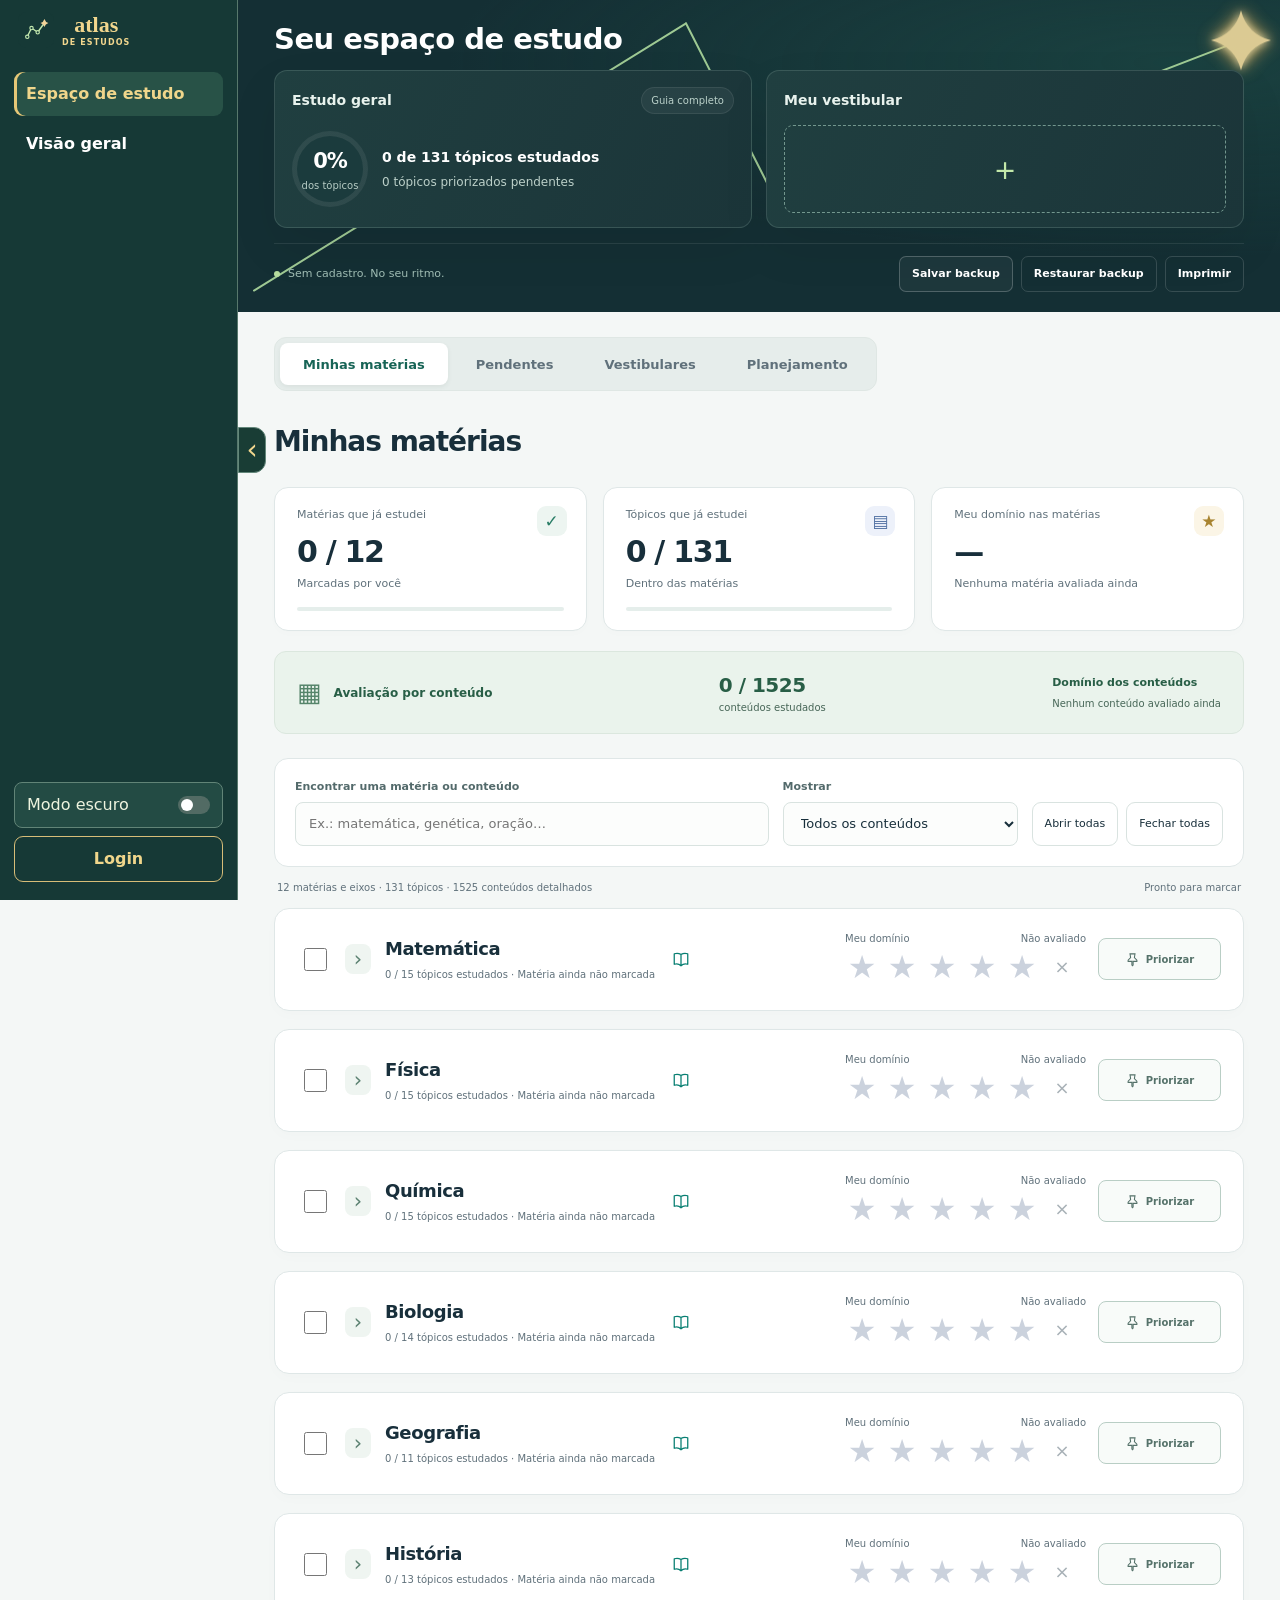
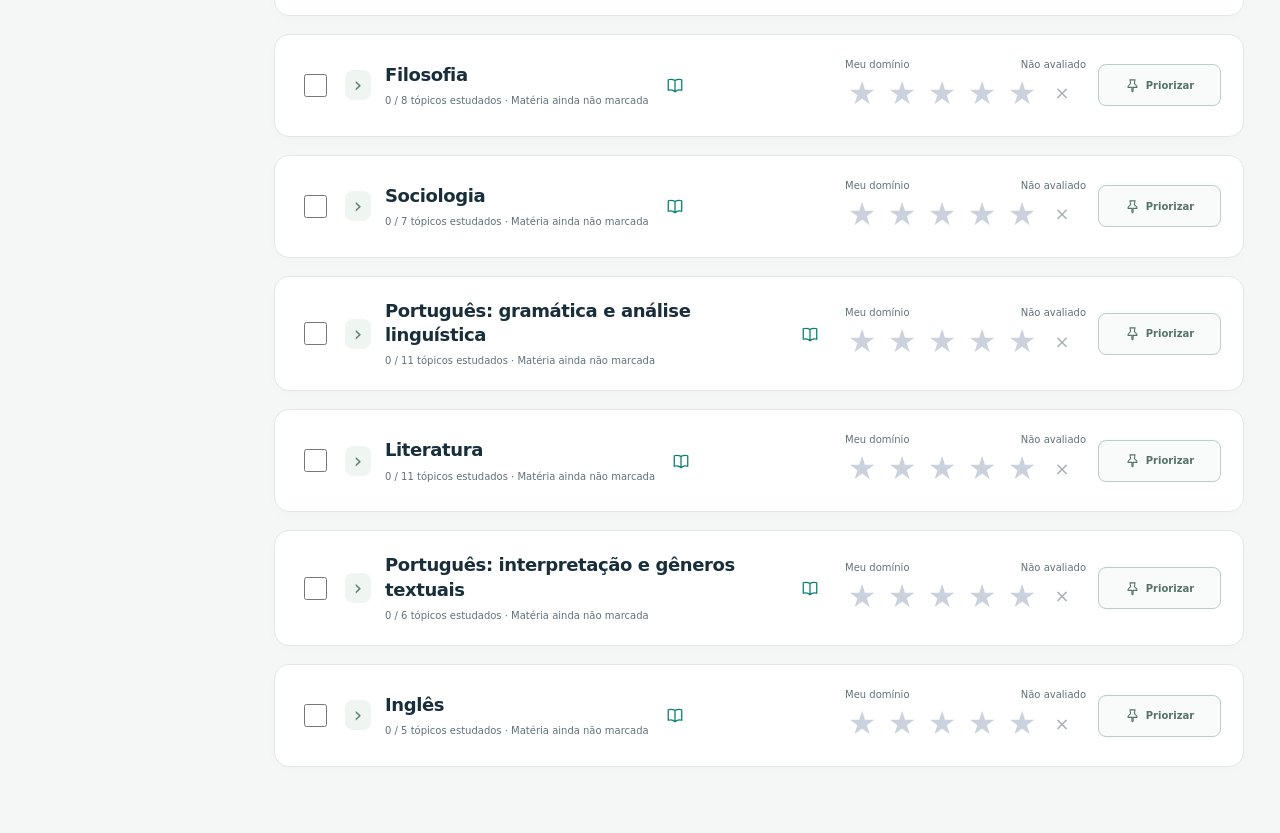
<file: index.html>
<!doctype html>
<html lang="pt-BR">
  <head>
    <meta charset="utf-8" />
    <meta name="viewport" content="width=device-width,initial-scale=1" />
    <meta name="color-scheme" content="light" />
    <title>Atlas de Estudos</title>
    <link rel="icon" type="image/svg+xml" href="simbolo.svg" />
    <!-- Aparência e adaptação para celular. -->
    <script>
      try {
        if (localStorage.getItem("atlas-theme") === "dark") document.documentElement.dataset.theme = "dark";
      } catch { /* O tema também funciona sem armazenamento. */ }
    </script>
    <link rel="stylesheet" href="estilos.css" />
  </head>
  <body class="atlas-menu-open">
    <aside id="atlas-sidebar" aria-label="Menu do Atlas">
      <nav class="sidebar-nav" aria-label="Seções do Atlas">
        <a id="sidebar-study" href="#materias">Espaço de estudo</a>
        <a id="sidebar-overview" href="#visao-geral">Visão geral</a>
      </nav>
      <div class="sidebar-account">
        <button id="theme-switch" type="button" role="switch" aria-checked="false">Modo escuro<span class="theme-track" aria-hidden="true"></span></button>
        <button id="sidebar-login" type="button">Login</button>
        <span id="sidebar-login-status" role="status"></span>
      </div>
    </aside>
    <div id="sidebar-scrim" aria-hidden="true"></div>
    <button id="open-sidebar" class="sidebar-edge" type="button" aria-label="Fechar menu lateral" aria-expanded="true" aria-controls="atlas-sidebar"><span aria-hidden="true">&#8249;</span></button>
    <button id="sidebar-brand" type="button" aria-controls="atlas-sidebar" aria-expanded="true" aria-label="Atlas de Estudos, fechar menu lateral">
      <img src="simbolo.svg" width="36" height="36" alt="" />
      <span>atlas<small>DE ESTUDOS</small></span>
    </button>
    <!-- Cartões de progresso. -->
    <header class="hero">
      <svg class="atlas-sky" viewBox="0 0 600 268" aria-hidden="true" focusable="false">
        <g fill="none" stroke="#b8e5a5" stroke-width="2" stroke-linecap="round">
          <path class="sky-line" pathLength="1" d="M30 238 176 94"/>
          <path class="sky-line" style="--start:1.4s" pathLength="1" d="M176 94 309 177"/>
          <path class="sky-line" style="--start:2.8s" pathLength="1" d="M309 177 480 44"/>
        </g>
        <g class="sky-destination" transform="translate(480 44)">
          <g class="sky-bloom"><path class="sky-star" d="M0-30Q6-6 30 0 6 6 0 30-6 6-30 0-6-6 0-30Z" fill="#f2d49a"/></g>
        </g>
      </svg>
      <div class="wrap">
        <h1 class="study-heading">Seu espaço de estudo</h1>
        <div class="hero-grid">
          <section class="journey" aria-label="Progresso do guia geral">
            <div class="journey-top">
              <h2>Estudo geral</h2>
              <span class="journey-tag">Guia completo</span>
            </div>
            <div class="journey-main">
              <div class="journey-ring" id="hero-ring" aria-hidden="true">
                <div><strong id="hero-percent">0%</strong><span>dos tópicos</span></div>
              </div>
              <div class="journey-copy">
                <strong id="hero-progress-copy"></strong>
                <p id="hero-priorities"></p>
              </div>
            </div>
          </section>
          <section class="journey exam-dashboard" aria-label="Progresso por vestibular">
            <div class="journey-top">
              <h2>Meu vestibular</h2>
              <button type="button" id="dashboard-change" class="journey-tag" hidden>
                Trocar prova
              </button>
            </div>
            <button type="button" id="dashboard-empty" aria-label="Adicionar vestibular">
              <span aria-hidden="true">+</span>
            </button>
            <div class="journey-main" id="dashboard-result" hidden aria-live="polite">
              <div class="journey-ring" id="dashboard-ring" aria-hidden="true">
                <div><strong id="dashboard-percent"></strong><span>dos tópicos</span></div>
              </div>
              <div class="journey-copy">
                <strong id="dashboard-title"></strong>
                <p id="dashboard-count"></p>
                <p id="dashboard-priorities"></p>
              </div>
            </div>
          </section>
        </div>
        <div class="hero-bottom">
          <div class="legend">
            <span class="offline-dot" aria-hidden="true"></span>Sem cadastro. No seu ritmo.
          </div>
          <div class="actions">
            <button class="btn primary" id="export">Salvar backup</button
            ><button class="btn" id="import">Restaurar backup</button
            ><button class="btn" id="print">Imprimir</button>
          </div>
        </div>
      </div>
    </header>
    <dialog id="dashboard-picker" aria-labelledby="dashboard-picker-title">
      <h2 id="dashboard-picker-title">Escolha seu vestibular</h2>
      <div id="dashboard-options" class="dashboard-options"></div>
      <form method="dialog"><button class="btn">Cancelar</button></form>
    </dialog>
    <!-- Navegação e área principal de estudo. -->
    <main class="wrap">
      <nav class="page-nav" aria-label="Páginas do checklist">
        <button id="nav-subjects" type="button" aria-current="page">Minhas matérias</button
        ><button id="nav-pending" type="button">Pendentes</button
        ><button id="nav-exams" type="button">Vestibulares</button
        ><button id="nav-calendar" type="button">Planejamento</button>
      </nav>
      <section class="page-intro">
        <div id="subject-space-ring" class="subject-space-ring" aria-hidden="true" hidden></div>
        <div>
          <h2 id="page-title" tabindex="-1">Minhas matérias</h2>
          <p id="subject-space-count" hidden></p>
        </div>
      </section>
      <section id="overview-subjects" class="overview-subjects" aria-label="Progresso por matéria" hidden>
        <div id="overview-grid" class="overview-grid"></div>
      </section>
      <section id="subject-space" class="subject-space" aria-label="Resumo da matéria" hidden></section>
      <!-- Calendário e agenda do dia selecionado. -->
      <section
        id="calendar-panel"
        class="calendar-layout"
        hidden
        aria-label="Calendário de estudos"
      >
        <div class="calendar-card">
          <div class="calendar-controls">
            <button id="calendar-prev" class="btn" type="button" aria-label="Mês anterior">
              ‹
            </button>
            <h3 id="calendar-month" aria-live="polite"></h3>
            <button id="calendar-next" class="btn" type="button" aria-label="Próximo mês">›</button>
            <button id="calendar-today" class="btn" type="button">Hoje</button>
          </div>
          <div id="calendar-grid" class="calendar-grid"></div>
        </div>
        <div class="calendar-card">
          <div class="calendar-agenda-head">
            <h3 id="calendar-day-title" aria-live="polite"></h3>
            <button id="calendar-plan" class="btn primary" type="button">Planejar</button>
          </div>
          <p id="calendar-empty" class="calendar-empty">Nenhum estudo planejado ou registrado neste dia.</p>
          <ul id="calendar-list" class="calendar-list"></ul>
        </div>
      </section>
      <section
        id="calendar-banner"
        class="calendar-banner"
        hidden
        aria-label="Seleção de tópicos para o dia"
      >
        <div>
          <strong id="calendar-target"></strong><span id="calendar-count" aria-live="polite"></span>
        </div>
        <button id="calendar-finish" class="btn" type="button">Voltar ao calendário</button>
      </section>
      <section id="pending-scope-wrap" class="review-planner" aria-label="Escolher revisão" hidden>
        <div class="review-cards">
          <button type="button" id="review-general" class="review-card">
            <span class="review-kicker">GUIA COMPLETO</span>
            <strong>Minhas matérias</strong>
            <span id="review-general-count"></span>
          </button>
          <div id="review-exam-card" class="review-card review-exam-card">
            <button type="button" id="review-add">
              <span aria-hidden="true">＋</span> Adicionar revisão de vestibular
            </button>
            <button type="button" id="review-exam" hidden>
              <span class="review-kicker">REVISÃO DE VESTIBULAR</span>
              <strong id="review-exam-name"></strong>
              <span id="review-exam-count"></span>
            </button>
            <button type="button" id="review-change" class="btn" hidden>Trocar prova</button>
          </div>
        </div>
        <h3 id="review-heading" class="review-heading"></h3>
      </section>
      <dialog id="review-picker" aria-labelledby="review-picker-title">
        <h2 id="review-picker-title">Adicionar revisão de vestibular</h2>
        <p>Escolha a prova para ver suas matérias e tópicos pendentes.</p>
        <div id="review-options" class="dashboard-options"></div>
        <form method="dialog"><button class="btn">Cancelar</button></form>
      </dialog>
      <div class="plan-options" id="plan-options" hidden>
        <span id="pending-summary"></span
        ><label><input type="checkbox" id="only-pinned" />Somente prioridades</label>
      </div>
      <section id="exam-section" hidden aria-label="Seleção de vestibular">
        <div class="exam-picker" aria-label="Vestibular">
          <button type="button" data-exam="enem" aria-pressed="true">ENEM</button
          ><button type="button" data-exam="fuvest" aria-pressed="false">Fuvest</button
          ><button type="button" data-exam="unesp" aria-pressed="false">Unesp</button
          ><button type="button" data-exam="ufms" aria-pressed="false">UFMS</button
          ><button type="button" data-exam="eam" aria-pressed="false">EAM</button
          ><button type="button" data-exam="tjsp" aria-pressed="false">TJSP</button>
        </div>
        <div class="exam-info">
          <h3 id="exam-heading"></h3>
          <p id="exam-period"></p>
          <details>
            <summary>Fontes e metodologia</summary>
            <p>↑↑↑ Três mais frequentes · ↑↑ Demais com 10% ou mais · ↑ Outros assuntos registrados.</p>
            <p id="exam-method"></p>
            <ul id="exam-papers" hidden></ul>
            <p>
              Os percentuais usam o total de cada disciplina. Categorias e períodos variam entre as
              bases; não compare diretamente setas de bancas diferentes. Em empates, a ordem da base
              resolve quais são os três primeiros. As classificações podem conter erros e não são
              estatísticas oficiais.
            </p>
          </details>
          <p><a id="exam-source" target="_blank" rel="noopener">Consultar acervo de provas</a></p>
        </div>
      </section>
      <section class="stats" aria-label="Seu progresso">
        <div class="stat">
          <div class="label">Matérias que já estudei</div>
          <div class="value" id="subject-count">0 / 17</div>
          <div class="hint">Marcadas por você</div>
          <div
            class="progress"
            role="progressbar"
            aria-label="Matérias estudadas"
            aria-valuemin="0"
            aria-valuemax="17"
            aria-valuenow="0"
            id="subject-progress"
          >
            <span></span>
          </div>
        </div>
        <div class="stat">
          <div class="label">Tópicos que já estudei</div>
          <div class="value" id="topic-count">0 / 162</div>
          <div class="hint">Dentro das matérias</div>
          <div
            class="progress"
            role="progressbar"
            aria-label="Tópicos estudados"
            aria-valuemin="0"
            aria-valuemax="162"
            aria-valuenow="0"
            id="topic-progress"
          >
            <span></span>
          </div>
        </div>
        <div class="stat">
          <div class="label">Meu domínio nas matérias</div>
          <div class="value" id="mastery-average">—</div>
          <div class="hint" id="mastery-count">Nenhuma matéria avaliada ainda</div>
        </div>
      </section>
      <section
        class="content-overview"
        id="content-overview"
        aria-label="Progresso nos conteúdos detalhados"
      >
        <div>
          <span class="content-overview-icon" aria-hidden="true">▦</span>
          <div>
            <b>Avaliação por conteúdo</b>
          </div>
        </div>
        <div>
          <strong id="content-overview-count">0 / 0</strong><span>conteúdos estudados</span>
        </div>
        <div>
          <strong class="content-domain-label">Domínio dos conteúdos</strong
          ><span id="content-overview-rating">Nenhum conteúdo avaliado ainda</span>
        </div>
      </section>
      <div class="notice" id="notice" role="alert"></div>
      <div class="toolbar">
        <div class="field">
          <label for="search">Encontrar uma matéria ou conteúdo</label
          ><input
            id="search"
            type="search"
            placeholder="Ex.: matemática, genética, oração…"
            autocomplete="off"
          />
        </div>
        <div class="field filter">
          <label for="filter">Mostrar</label
          ><select id="filter">
            <option value="all">Todos os conteúdos</option>
            <option value="todo">Tópicos ainda não estudados</option>
            <option value="review">Tópicos com 1 ou 2 estrelas</option>
          </select>
        </div>
        <div class="view-tools">
          <button class="btn" id="expand">Abrir todas</button
          ><button class="btn" id="collapse">Fechar todas</button>
        </div>
      </div>
      <div class="savebar">
        <span id="result-count"></span
        ><span id="save-status" role="status" aria-live="polite">Pronto para marcar</span>
      </div>
      <!-- Os cartões são preenchidos pelo aplicativo.js com os dados carregados. -->
      <section id="subjects" aria-label="Matérias e conteúdos"></section>
      <section class="empty" id="empty" hidden>
        <h2>Nenhum conteúdo encontrado</h2>
        <p>Tente outra palavra ou escolha “Todos os conteúdos”.</p>
      </section>
    </main>
    <input type="file" id="backup-file" accept=".json,application/json" hidden />
    <!-- Janelas que se abrem sobre a página. -->
    <dialog id="subject-topic-dialog" aria-labelledby="subject-topic-title">
      <h2 id="subject-topic-title"></h2>
      <p id="subject-topic-highlights"></p>
      <dl class="subject-topic-facts">
        <div><dt>Estudo</dt><dd id="subject-topic-status"></dd></div>
        <div><dt>Meu domínio</dt><dd id="subject-topic-mastery"></dd></div>
        <div><dt>Dificuldade</dt><dd id="subject-topic-level"></dd></div>
      </dl>
      <div class="subject-topic-sections">
        <section aria-labelledby="subject-topic-contents-title">
          <h3 id="subject-topic-contents-title">Conteúdos</h3>
          <ul id="subject-topic-contents" class="subject-topic-contents"></ul>
        </section>
        <section aria-labelledby="subject-topic-ranking-title">
          <h3 id="subject-topic-ranking-title">Ranking por incidência</h3>
          <ol id="subject-topic-ranking" class="subject-topic-ranking"></ol>
          <p id="subject-topic-ranking-note" class="subject-topic-ranking-note"></p>
        </section>
      </div>
      <form class="actions" method="dialog">
        <a id="subject-topic-open" class="btn primary">Abrir no espaço de estudo</a>
        <button class="btn" type="submit">Fechar</button>
      </form>
    </dialog>
    <dialog id="overview-dialog" aria-labelledby="overview-title">
      <header class="overview-header">
        <div class="wrap">
          <div>
            <h2 id="overview-title"></h2>
            <p id="overview-summary"></p>
          </div>
          <form method="dialog"><button class="btn" autofocus>Fechar</button></form>
        </div>
      </header>
      <div class="wrap">
        <a id="overview-guide" class="btn guide-link" hidden>Abrir em Minhas matérias</a>
        <ul id="overview-list" class="overview-list" aria-label="Domínio por item"></ul>
      </div>
    </dialog>
    <dialog id="training-dialog" aria-labelledby="training-title">
      <h2 id="training-title">Registrar treino</h2>
      <p id="training-topic"></p>
      <p>Registro pessoal · não oficial</p>
      <form id="training-form">
        <div class="training-fields">
          <label for="training-attempted"
            >Questões feitas<input
              id="training-attempted"
              type="number"
              min="1"
              max="10000"
              step="1"
              required
          /></label>
          <label for="training-correct"
            >Acertos<input
              id="training-correct"
              type="number"
              min="0"
              max="10000"
              step="1"
              required
          /></label>
        </div>
        <p id="training-error" class="training-error" role="alert" hidden></p>
        <div class="actions">
          <button type="button" class="btn" id="training-close">Fechar</button
          ><button class="btn primary">Salvar treino</button>
        </div>
      </form>
      <h3>Histórico</h3>
      <p id="training-no-history">Nenhum treino registrado.</p>
      <ul id="training-history" class="training-history"></ul>
    </dialog>
    <dialog id="restore-dialog" aria-labelledby="restore-title">
      <h2 id="restore-title">Restaurar seu progresso</h2>
      <p id="restore-summary"></p>
      <p>
        As marcações presentes no backup substituirão as correspondentes neste navegador. Os demais
        conteúdos serão mantidos.
      </p>
      <div class="actions">
        <button class="btn" id="cancel-restore">Cancelar</button
        ><button class="btn primary" id="confirm-restore">Restaurar marcações</button>
      </div>
    </dialog>
    <div class="toast" id="toast" role="status" aria-live="polite"></div>

    <!-- A ordem importa. Primeiro carregamos os dados, depois o comportamento. -->
    <script src="dados/conteudos.js"></script>
    <script src="dados/vestibulares.js"></script>
    <script src="aplicativo.js"></script>
  </body>
</html>
</file>
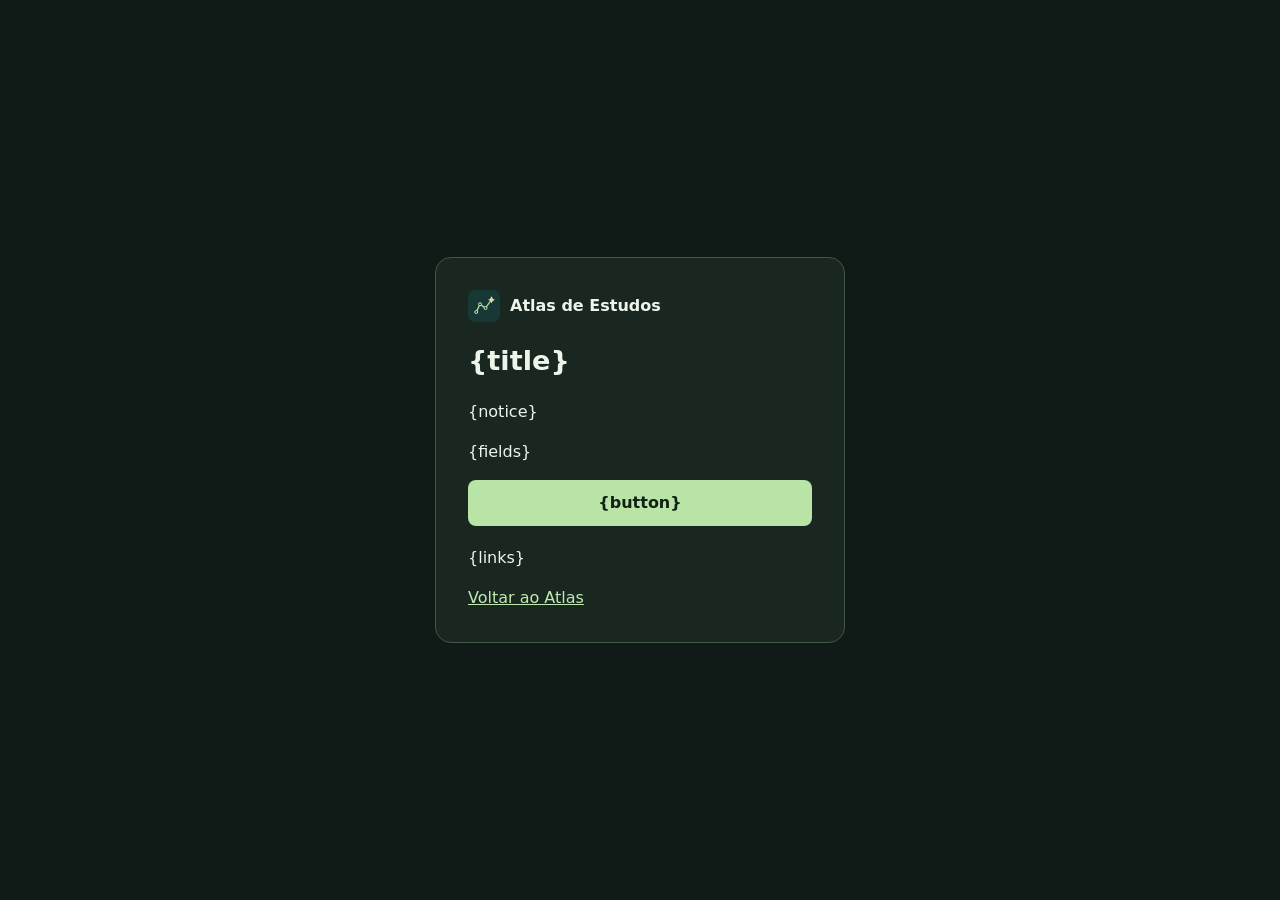
<file: experimentos/login/conta.html>
<!doctype html>
<html lang="pt-BR"><meta charset="utf-8"><meta name="viewport" content="width=device-width, initial-scale=1">
<title>{title} · Atlas de Estudos</title>
<style>
*{box-sizing:border-box}body{margin:0;background:#101b17;color:#edf5eb;font:1rem/1.5 system-ui;min-height:100vh;display:grid;place-items:center;padding:20px}
main{width:min(100%,410px);padding:32px;background:#192720;border:1px solid #435748;border-radius:16px}
.brand{display:flex;align-items:center;gap:10px;font-weight:700}h1{font-size:1.7rem}form,label,nav{display:grid;gap:8px}form,nav{gap:16px}input,button{font:inherit;padding:11px;border-radius:8px}
input{width:100%;background:#101b17;border:1px solid #748778;color:inherit}button{background:#b8e5a5;color:#122017;font-weight:700;border:0;cursor:pointer}
nav{margin-top:20px}a{color:#c1eab1}p:empty{display:none}
</style>
<main><span class="brand"><img src="/simbolo.svg" width="32" height="32" alt="">Atlas de Estudos</span>
<h1>{title}</h1><p role="status">{notice}</p>
<form method="post" action="{action}">{fields}<button>{button}</button></form>
<nav>{links}<a href="/">Voltar ao Atlas</a></nav></main></html>
</file>
<file: estilos.css>
/* Atlas de Estudos — aparência da página.
   As regras são aplicadas em ordem. As regras seguintes podem ajustar as anteriores.
   @media adapta o layout à largura da tela ou à impressão. */
:root {
  --navy: #182d49;
  --blue: #225fc7;
  --muted: #52657b;
  --border: #dae3ef;
  --paper: #fff;
  --bg: #f1f5fa;
  --amber: #ad6b00;
  --star: #bd7800;
  --track: #e3ebf6;
  --green: #167766;
}
* {
  box-sizing: border-box;
}
body {
  margin: 0;
  background: var(--bg);
  color: var(--navy);
  font:
    16px/1.5 system-ui,
    -apple-system,
    "Segoe UI",
    sans-serif;
}
button,
input,
select {
  font: inherit;
}
button {
  cursor: pointer;
}
button:focus-visible,
input:focus-visible,
select:focus-visible,
a:focus-visible {
  outline: 3px solid #6497ed;
  outline-offset: 3px;
}
button:disabled {
  cursor: default;
  opacity: 0.55;
}
.wrap {
  max-width: 1120px;
  margin: auto;
  padding: 30px 24px 48px;
}
.hero {
  background: var(--theme-action, var(--navy));
  color: var(--theme-text, #fff);
}
.hero .wrap {
  padding-top: 36px;
  padding-bottom: 32px;
}
.eyebrow {
  color: #c6d9f6;
  font-size: 12px;
  letter-spacing: 0.13em;
  font-weight: 700;
  margin: 0 0 12px;
}
.hero h1 {
  font-size: clamp(28px, 4.5vw, 40px);
  line-height: 1.15;
  margin: 0 0 12px;
  letter-spacing: -0.03em;
}
.hero p {
  max-width: 730px;
  margin: 0;
  color: #e0e9f7;
}
.hero-bottom {
  display: flex;
  align-items: center;
  justify-content: space-between;
  gap: 20px;
  flex-wrap: wrap;
  margin-top: 26px;
}
.legend {
  display: flex;
  gap: 12px;
  align-items: center;
  font-size: 14px;
  color: #e0e9f7;
}
.legend-stars {
  color: var(--theme-secondary, #f7c66d);
  font-size: 24px;
  letter-spacing: 3px;
  white-space: nowrap;
}
.actions {
  display: flex;
  gap: 8px;
  flex-wrap: wrap;
}
.btn {
  border: 1px solid var(--border);
  background: var(--theme-surface, #fff);
  color: var(--navy);
  border-radius: 9px;
  padding: 10px 15px;
  min-height: 44px;
  font-weight: 600;
  font-size: 14px;
}
.hero .btn {
  background: transparent;
  border-color: #71859e;
  color: var(--theme-text, #fff);
}
.hero .btn.primary {
  background: var(--theme-surface, #fff);
  color: var(--navy);
  border-color: var(--theme-edge, #fff);
}
.btn:hover {
  background: var(--theme-raised, #eaf0fa);
}
.hero .btn:hover {
  background: #304b70;
  color: var(--theme-text, #fff);
}
.hero .btn.primary:hover {
  background: var(--theme-raised, #e2ecfb);
  color: var(--navy);
}
.stats {
  display: grid;
  grid-template-columns: repeat(3, 1fr);
  gap: 16px;
  margin-bottom: 22px;
}
.stat {
  padding: 20px;
  background: var(--paper);
  border-radius: 12px;
  border: 1px solid var(--border);
}
.stat .label {
  color: var(--muted);
  font-size: 13px;
}
.stat .value {
  font-size: 29px;
  font-weight: 700;
  letter-spacing: -0.03em;
  line-height: 1.4;
  margin: 4px 0;
}
.stat .hint {
  font-size: 12px;
  color: var(--muted);
}
.progress {
  height: 5px;
  background: var(--track);
  border-radius: 4px;
  margin-top: 10px;
  overflow: hidden;
}
.progress span {
  display: block;
  height: 100%;
  background: var(--theme-action, var(--blue));
  width: 0;
  transition: width 0.2s;
}
.toolbar {
  display: flex;
  gap: 12px;
  align-items: end;
  flex-wrap: wrap;
  margin-bottom: 12px;
}
.field {
  display: grid;
  gap: 6px;
  flex: 1;
  min-width: 240px;
}
.field label {
  font-size: 13px;
  font-weight: 600;
}
.field input,
.field select {
  width: 100%;
  border: 1px solid #abbcd1;
  border-radius: 9px;
  padding: 11px 13px;
  min-height: 46px;
  background: var(--theme-surface, #fff);
  color: var(--navy);
}
.filter {
  flex: 0 1 235px;
  min-width: 210px;
}
.view-tools {
  display: flex;
  gap: 8px;
}
.view-tools .btn {
  font-weight: 500;
  padding: 10px 12px;
}
.savebar {
  display: flex;
  justify-content: space-between;
  gap: 10px;
  flex-wrap: wrap;
  color: var(--muted);
  font-size: 12px;
  margin: 8px 0 18px;
}
.privacy {
  margin: 0 0 20px;
  font-size: 13px;
  color: var(--muted);
}
.notice {
  display: none;
  background: var(--theme-raised, #fff1d6);
  color: var(--theme-text, #6b4500);
  padding: 14px 16px;
  border-left: 4px solid #b77500;
  border-radius: 7px;
  margin-bottom: 16px;
  font-size: 14px;
}
.notice.show {
  display: block;
}
.notice.error {
  background: var(--theme-danger-bg, #fff0f0);
  color: var(--theme-danger, #8a2020);
  border-color: #a73939;
}
.subject {
  background: var(--paper);
  border: 1px solid var(--border);
  border-radius: 12px;
  margin-bottom: 13px;
  overflow: hidden;
}
.subject-head {
  display: grid;
  grid-template-columns: 36px minmax(0, 1fr) 256px;
  gap: 8px 10px;
  align-items: center;
  padding: 18px 20px;
}
.subject-toggle {
  background: transparent;
  border: 0;
  text-align: left;
  color: var(--navy);
  padding: 0;
  min-height: 44px;
  width: 100%;
  display: flex;
  gap: 10px;
  align-items: center;
}
.chevron {
  font-size: 20px;
  color: var(--muted);
  width: 18px;
  flex: none;
  transition: transform 0.15s;
}
.subject.open .chevron {
  transform: rotate(90deg);
}
.subject h2 {
  font-size: 17px;
  line-height: 1.35;
  margin: 0;
  letter-spacing: -0.015em;
}
.subline {
  font-size: 12px;
  color: var(--muted);
  margin-top: 4px;
}
.check-wrap {
  display: flex;
  align-items: center;
  gap: 8px;
  cursor: pointer;
  min-height: 44px;
}
.check-wrap input {
  accent-color: var(--green);
  width: 21px;
  height: 21px;
  margin: 0;
  cursor: pointer;
  flex: none;
}
.subject-check {
  justify-content: center;
}
.subject-check input {
  width: 23px;
  height: 23px;
}
.sr-only {
  position: absolute;
  width: 1px;
  height: 1px;
  padding: 0;
  margin: -1px;
  overflow: hidden;
  clip: rect(0, 0, 0, 0);
  white-space: nowrap;
  border: 0;
}
.mastery {
  min-width: 0;
}
.mastery-label {
  font-size: 12px;
  color: var(--muted);
  display: flex;
  justify-content: space-between;
  align-items: center;
  gap: 8px;
  padding-left: 3px;
}
.rating {
  display: flex;
  align-items: center;
  gap: 2px;
  flex-wrap: nowrap;
}
.stars {
  border: 0;
  margin: 0;
  padding: 0;
  display: flex;
  gap: 0;
  min-width: 0;
}
.star-label {
  display: flex;
  position: relative;
  align-items: center;
  justify-content: center;
  cursor: pointer;
  width: 40px;
  height: 42px;
  color: #cbd2dd;
  font-size: 32px;
  line-height: 1;
  flex: none;
}
.star-label.on {
  color: var(--star);
}
.star-label:hover {
  background: var(--theme-raised, #fff3dc);
  border-radius: 6px;
}
.star-label:has(input:focus-visible) {
  outline: 3px solid #6497ed;
  outline-offset: -1px;
  border-radius: 6px;
}
.star-label input {
  position: absolute;
  opacity: 0;
  width: 1px;
  height: 1px;
}
.clear-rating {
  min-width: 36px;
  min-height: 40px;
  border: 0;
  background: transparent;
  color: var(--muted);
  font-size: 18px;
  border-radius: 6px;
}
.clear-rating:hover {
  background: var(--theme-raised, #eef2f8);
}
.subject.studied > .subject-head {
  background: var(--theme-raised, #f1f8f5);
}
.subject.studied .subject-toggle h2 {
  color: var(--theme-mint, #176653);
}
.subject-body {
  border-top: 1px solid var(--border);
  padding: 0 20px 5px;
}
.body-note {
  font-size: 12px;
  color: var(--muted);
  margin: 14px 0 0;
}
.topic {
  display: grid;
  grid-template-columns: minmax(0, 1fr) 256px;
  gap: 12px 24px;
  padding: 20px 0;
  border-bottom: 1px solid #e5ebf3;
}
.topic:last-child {
  border-bottom: 0;
}
.topic-title {
  display: flex;
  align-items: baseline;
  gap: 8px;
  flex-wrap: wrap;
  margin-bottom: 7px;
}
.topic h3 {
  font-size: 15px;
  line-height: 1.4;
  margin: 0;
}
.badge {
  font-size: 11px;
  border-radius: 5px;
  padding: 2px 6px;
  white-space: nowrap;
  font-weight: 600;
}
.n1 {
  color: var(--theme-mint, #12614f);
  background: var(--theme-raised, #e4f4ed);
}
.n2 {
  color: var(--theme-text, #805000);
  background: var(--theme-raised, #fff0cf);
}
.n3 {
  color: var(--theme-secondary, #713c86);
  background: var(--theme-raised, #f2e9f7);
}
.topic .check-wrap {
  font-size: 13px;
  min-height: 30px;
  margin-top: 8px;
}
.topic details {
  color: var(--muted);
  font-size: 12px;
}
.topic summary {
  cursor: pointer;
  width: fit-content;
  padding: 4px 0;
  min-height: 30px;
}
.topic details p {
  margin: 6px 0 0;
  line-height: 1.65;
  max-width: 700px;
}
.topic.studied h3 {
  color: var(--theme-mint, #176653);
}
.topic.studied > .topic-info {
  border-left: 3px solid #89baa9;
  padding-left: 12px;
}
.empty {
  padding: 38px 20px;
  text-align: center;
  background: var(--theme-surface, #fff);
  border-radius: 12px;
  border: 1px solid var(--border);
}
.empty p {
  color: var(--muted);
  font-size: 14px;
}
.footer {
  color: var(--muted);
  font-size: 12px;
  margin-top: 30px;
  max-width: 900px;
}
.footer p {
  margin: 6px 0;
}
.toast {
  position: fixed;
  bottom: 24px;
  left: 50%;
  transform: translateX(-50%);
  background: var(--theme-action, var(--navy));
  color: var(--theme-text, #fff);
  padding: 12px 20px;
  border-radius: 10px;
  box-shadow: 0 6px 25px #182d4926;
  z-index: 20;
  max-width: calc(100vw - 30px);
  font-size: 14px;
}
.toast:empty {
  display: none;
}
dialog {
  border: 1px solid var(--border);
  border-radius: 14px;
  padding: 26px;
  max-width: 460px;
  width: calc(100% - 32px);
  color: var(--navy);
}
dialog::backdrop {
  background: #10233d88;
}
dialog h2 {
  margin: 0;
  font-size: 21px;
}
dialog p {
  font-size: 14px;
  color: var(--muted);
}
dialog .actions {
  justify-content: flex-end;
  margin-top: 22px;
}
dialog .primary {
  background: var(--theme-action, var(--blue));
  color: var(--theme-text, #fff);
  border-color: var(--blue);
}
[hidden] {
  display: none !important;
}
@media (max-width: 760px) {
  .wrap {
    padding: 22px 16px 32px;
  }
  .hero .wrap {
    padding: 28px 16px;
  }
  .stats {
    gap: 8px;
  }
  .stat {
    padding: 13px;
  }
  .stat .value {
    font-size: 23px;
  }
  .stat .label {
    font-size: 12px;
  }
  .subject-head {
    grid-template-columns: 30px minmax(0, 1fr);
    padding: 14px;
    gap: 5px 9px;
  }
  .subject-head > .mastery {
    grid-column: 2;
  }
  .mastery {
    width: 256px;
    max-width: 100%;
  }
  .subject-body {
    padding: 0 15px 4px;
  }
  .topic {
    grid-template-columns: 1fr;
    gap: 9px;
    padding: 18px 0;
  }
  .topic > .mastery {
    margin-left: 0;
  }
  .subject h2 {
    font-size: 16px;
  }
  .field {
    min-width: 0;
    flex-basis: 100%;
  }
  .filter {
    flex: 1;
    min-width: 180px;
  }
  .view-tools {
    flex-wrap: wrap;
  }
  .hero-bottom {
    margin-top: 20px;
    gap: 20px;
  }
  .legend {
    font-size: 13px;
  }
  .privacy {
    font-size: 12px;
  }
}
@media (max-width: 400px) {
  .stats {
    grid-template-columns: 1fr;
  }
  .stat {
    display: grid;
    grid-template-columns: 1fr 1fr;
    column-gap: 10px;
    align-items: center;
  }
  .stat .value {
    grid-row: 1/3;
    grid-column: 2;
    text-align: right;
  }
  .stat .progress {
    grid-column: 1/-1;
  }
  .stat .hint {
    grid-column: 1;
  }
  .subject h2 {
    font-size: 15px;
  }
  .star-label {
    width: 38px;
  }
  .filter {
    flex-basis: 100%;
  }
  .view-tools {
    width: 100%;
  }
}
@media print {
  body {
    background: var(--theme-surface, white);
    font-size: 10pt;
  }
  .hero {
    background: var(--theme-surface, white);
    color: var(--theme-text, #182d49);
  }
  .hero h1 {
    font-size: 24pt;
  }
  .hero p,
  .eyebrow {
    color: var(--theme-secondary, #52657b);
  }
  .actions,
  .toolbar,
  .savebar,
  .privacy,
  .notice,
  .footer,
  .clear-rating,
  .legend,
  .toast,
  .body-note,
  .topic details {
    display: none !important;
  }
  .wrap,
  .hero .wrap {
    padding: 0;
    max-width: none;
  }
  .hero {
    margin-bottom: 12pt;
  }
  .hero-bottom {
    display: none;
  }
  .stats {
    margin: 14pt 0;
    gap: 8pt;
  }
  .stat {
    padding: 8pt;
  }
  .stat .value {
    font-size: 16pt;
  }
  .subject {
    break-inside: auto;
    margin-bottom: 12pt;
    border-radius: 0;
  }
  .subject-head {
    padding: 8pt;
    break-inside: avoid;
  }
  .subject-body {
    display: block !important;
    padding: 0 8pt;
  }
  .topic {
    padding: 8pt 0;
    break-inside: avoid;
    grid-template-columns: minmax(0, 1fr) 170px;
  }
  .mastery {
    width: 170px;
  }
  .star-label {
    width: 27px;
    height: 27px;
    font-size: 23px;
  }
  .subject-head {
    grid-template-columns: 25px minmax(0, 1fr) 170px;
  }
  .subject-head > .mastery {
    grid-column: auto;
  }
  .subject h2 {
    font-size: 12pt;
  }
  .topic h3 {
    font-size: 10pt;
  }
  .topic .check-wrap {
    font-size: 9pt;
  }
  .subject-toggle {
    min-height: 0;
  }
  .chevron {
    display: none;
  }
  .badge {
    print-color-adjust: exact;
  }
  .subject.studied > .subject-head {
    print-color-adjust: exact;
  }
  .star-label.on {
    color: var(--theme-text, #945b00);
    print-color-adjust: exact;
  }
}
.page-nav {
  display: flex;
  gap: 8px;
  margin-bottom: 24px;
  border-bottom: 1px solid var(--border);
  padding-bottom: 14px;
}
.page-nav button {
  background: transparent;
  border: 0;
  border-radius: 9px;
  min-height: 46px;
  padding: 10px 20px;
  color: var(--muted);
  font-weight: 650;
}
.page-nav button[aria-current="page"] {
  background: var(--theme-action, var(--navy));
  color: var(--theme-text, white);
}
.page-nav button:hover {
  background: var(--theme-raised, #dfe8f6);
  color: var(--navy);
}
.page-nav button[aria-current="page"]:hover {
  background: #294768;
  color: var(--theme-text, white);
}
.page-intro {
  margin: 0 0 24px;
}
.page-intro h2 {
  font-size: 25px;
  margin: 0 0 6px;
  letter-spacing: -0.02em;
}
.page-intro p {
  font-size: 14px;
  color: var(--muted);
  margin: 0;
}
.area-heading {
  display: flex;
  align-items: center;
  gap: 14px;
  margin: 36px 0 18px;
}
.area-heading h3 {
  margin: 0;
  font-size: 13px;
  letter-spacing: 0.09em;
  text-transform: uppercase;
  white-space: nowrap;
}
.area-heading::after {
  content: "";
  height: 1px;
  background: var(--theme-raised, #c4d2e4);
  flex: 1;
}
.subject {
  margin-bottom: 25px;
  border-radius: 15px;
  box-shadow: 0 3px 12px #182d4905;
}
.subject-head {
  padding: 24px;
  grid-template-columns: 36px minmax(0, 1fr) 244px 123px;
  gap: 12px;
}
.subject h2 {
  font-size: 19px;
}
.subject-body {
  background: var(--theme-surface, #f7f9fc);
  padding: 0 20px 8px;
}
.topic {
  background: var(--theme-surface, white);
  border: 1px solid var(--border);
  border-radius: 11px;
  padding: 20px;
  margin: 16px 0 20px;
  gap: 16px;
}
.topic:last-child {
  border: 1px solid var(--border);
}
.topic h3 {
  font-size: 16px;
}
.topic-title {
  margin-bottom: 10px;
}
.pin {
  display: inline-flex;
  align-items: center;
  justify-content: center;
  gap: 6px;
  border: 1px solid #bdcadb;
  color: var(--theme-secondary, #52657b);
  background: var(--theme-surface, white);
  border-radius: 8px;
  min-height: 42px;
  padding: 8px 11px;
  font-size: 12px;
  font-weight: 650;
  white-space: nowrap;
}
.pin svg {
  width: 15px;
  height: 15px;
  flex: none;
}
.pin:hover {
  background: var(--theme-raised, #fff7e7);
}
.pin[aria-pressed="true"] {
  background: var(--theme-raised, #fff1cf);
  color: var(--theme-text, #805000);
  border-color: #dbb869;
}
.topic .pin {
  margin-top: 10px;
}
.subject.pinned {
  border-color: #d6b575;
}
.plan-options {
  display: flex;
  align-items: center;
  justify-content: space-between;
  gap: 12px;
  flex-wrap: wrap;
  padding: 15px 18px;
  background: var(--theme-raised, #fff4dc);
  border-radius: 10px;
  margin: 0 0 22px;
  color: var(--theme-text, #75501b);
  font-size: 13px;
}
.plan-options label {
  display: flex;
  align-items: center;
  gap: 10px;
  min-height: 34px;
  font-weight: 600;
  cursor: pointer;
}
.plan-options input {
  width: 19px;
  height: 19px;
  accent-color: var(--theme-secondary, #a76a00);
}
.pending-page .subject-head {
  padding-top: 18px;
  padding-bottom: 18px;
}
.pending-page .area-heading {
  display: none;
}
.pending-page .subject-body {
  padding-top: 1px;
}
@media (max-width: 960px) {
  .subject-head {
    grid-template-columns: 32px minmax(0, 1fr) 244px;
  }
  .subject-head > .pin {
    grid-column: 2;
    justify-self: start;
  }
  .subject-head > .mastery {
    grid-column: 3;
    grid-row: 1/3;
  }
  .subject h2 {
    font-size: 17px;
  }
}
@media (max-width: 760px) {
  .subject {
    margin-bottom: 25px;
  }
  .subject-head {
    padding: 19px 16px;
    grid-template-columns: 28px minmax(0, 1fr);
    gap: 9px;
  }
  .subject-head > .mastery {
    grid-column: 2;
    grid-row: auto;
  }
  .subject-head > .pin {
    grid-column: 2;
    grid-row: auto;
  }
  .subject-body {
    padding: 0 12px 1px;
  }
  .topic {
    padding: 16px 13px;
    margin: 14px 0 18px;
    grid-template-columns: 1fr;
  }
  .topic h3 {
    font-size: 15px;
  }
  .area-heading {
    margin-top: 30px;
  }
  .page-nav button {
    padding: 10px 15px;
  }
  .page-intro h2 {
    font-size: 23px;
  }
  .pin {
    min-height: 44px;
  }
  .plan-options {
    align-items: start;
  }
  .subject-toggle h2 {
    font-size: 17px;
  }
}
@media (max-width: 760px) {
  .subject-head > .mastery {
    grid-column: 1/-1;
    grid-row: auto;
    width: 256px;
    max-width: 100%;
    margin-top: 3px;
  }
}
@media print {
  .page-nav,
  .plan-options,
  .pin {
    display: none !important;
  }
  .subject {
    box-shadow: none;
    margin-bottom: 12pt;
  }
  .topic {
    margin: 8pt 0;
    padding: 8pt;
    border-radius: 0;
  }
  .subject-head {
    grid-template-columns: 25px minmax(0, 1fr) 170px;
    padding: 8pt;
  }
  .subject-head > .mastery {
    grid-column: 3;
    grid-row: 1;
    width: 170px;
  }
  .area-heading {
    break-after: avoid;
  }
  .page-intro {
    margin-bottom: 12pt;
  }
}
.exam-picker {
  display: flex;
  gap: 9px;
  flex-wrap: wrap;
  margin: 0 0 18px;
}
.exam-picker button {
  border: 1px solid #b9c9df;
  background: var(--theme-surface, white);
  color: var(--navy);
  border-radius: 10px;
  padding: 12px 24px;
  min-height: 46px;
  font-weight: 650;
}
.exam-picker button[aria-pressed="true"] {
  background: var(--theme-action, var(--blue));
  border-color: var(--blue);
  color: var(--theme-text, white);
}
.exam-info {
  padding: 18px 20px;
  border: 1px solid var(--border);
  background: var(--theme-surface, white);
  border-radius: 12px;
  margin-bottom: 24px;
}
.exam-info h3 {
  margin: 0 0 6px;
  font-size: 16px;
}
.exam-info p {
  margin: 8px 0;
  font-size: 13px;
  color: var(--muted);
}
.exam-info details {
  font-size: 12px;
  color: var(--muted);
  margin-top: 12px;
}
.exam-info summary {
  cursor: pointer;
  min-height: 30px;
}
.exam-info a {
  color: var(--blue);
}
.incidence-legend {
  display: flex;
  gap: 12px 20px;
  flex-wrap: wrap;
  margin: 14px 0;
  font-size: 13px;
}
.insignia {
  display: inline-flex;
  align-items: center;
  gap: 7px;
  color: var(--theme-secondary, #225291);
  font-weight: 650;
}
.insignia svg {
  width: 18px;
  height: 28px;
  flex: none;
}
.incidence-data {
  font-size: 13px;
  color: var(--muted);
  margin: 5px 0 9px;
}
.topic .insignia {
  font-size: 12px;
}
.scope-select {
  display: flex;
  gap: 10px;
  align-items: center;
  flex-wrap: wrap;
  margin: 0 0 15px;
}
.scope-select label {
  font-size: 13px;
  font-weight: 650;
}
.scope-select select {
  font: inherit;
  border: 1px solid #abbcd1;
  background: var(--theme-surface, white);
  color: var(--navy);
  border-radius: 8px;
  padding: 9px 12px;
  min-height: 44px;
}
.page-nav {
  flex-wrap: wrap;
}
.exam-context {
  font-size: 12px;
  display: inline-block;
  color: var(--theme-secondary, #225291);
  margin: 5px 0;
}
.exam-view .subject-head {
  border-top: 3px solid #517fbe;
}
.exam-view .subject {
  margin-bottom: 28px;
}
@media print {
  .exam-picker,
  .scope-select {
    display: none !important;
  }
  .exam-info {
    break-inside: avoid;
  }
  .exam-info details {
    display: none;
  }
}
.chart-details {
  margin: 16px 0 4px;
  background: var(--theme-surface, white);
  border: 1px solid var(--border);
  padding: 13px 16px;
  border-radius: 10px;
  color: var(--navy);
  font-size: 13px;
}
.chart-details > summary {
  cursor: pointer;
  font-weight: 650;
  min-height: 30px;
}
.chart-layout {
  display: grid;
  grid-template-columns: minmax(180px, 0.8fr) minmax(0, 1.4fr);
  gap: 20px;
  margin: 14px 0;
  align-items: start;
}
.incidence-chart {
  width: 100%;
  max-width: 300px;
  display: block;
  margin: auto;
}
.chart-figure {
  text-align: center;
}
.chart-figure p {
  font-size: 12px;
  color: var(--muted);
}
.chart-table {
  width: 100%;
  border-collapse: collapse;
  font-size: 12px;
}
.chart-table th,
.chart-table td {
  padding: 7px 5px;
  text-align: left;
  border-bottom: 1px solid var(--border);
  vertical-align: top;
}
.chart-table td:nth-child(n + 2) {
  white-space: nowrap;
  text-align: right;
  font-variant-numeric: tabular-nums;
}
.chart-table th:nth-child(n + 2) {
  text-align: right;
}
.chart-swatch {
  display: inline-block;
  width: 9px;
  height: 9px;
  margin-right: 6px;
  border-radius: 2px;
}
.chart-source {
  font-size: 12px;
  color: var(--muted);
}
.chart-source a {
  color: var(--blue);
}
@media (max-width: 760px) {
  .chart-layout {
    grid-template-columns: 1fr;
    gap: 10px;
  }
  .chart-table {
    font-size: 12px;
  }
  .chart-details {
    padding: 12px 9px;
  }
}

/* Presentation refresh: local fonts and assets, shared progress model. */
@media screen {
  :root {
    --navy: #182f3b;
    --blue: #087f72;
    --muted: #60717b;
    --border: #dfe7e7;
    --bg: #f4f7f6;
    --track: #e5eeeb;
    --green: #087b64;
    --star: #bc810d;
  }
  body {
    background: var(--bg);
    -webkit-font-smoothing: antialiased;
  }
  .wrap {
    max-width: 1220px;
    padding-left: 36px;
    padding-right: 36px;
  }
  .hero {
    background: radial-gradient(ellipse at 90% 20%, #21584f70, transparent 55%), #142f34;
    position: relative;
    overflow: hidden;
  }
  .hero .wrap {
    padding-top: 24px;
    padding-bottom: 20px;
    position: relative;
  }
  .brandbar {
    display: flex;
    align-items: center;
    justify-content: space-between;
    margin-bottom: 42px;
    gap: 16px;
  }
  .brand {
    display: flex;
    align-items: center;
    gap: 12px;
    color: var(--theme-text, #fff);
    text-decoration: none;
    font-size: 26px;
    font-weight: 750;
    letter-spacing: -1.2px;
    line-height: 1;
  }
  .brand-symbol {
    display: block;
    flex: none;
    width: 43px;
    height: 43px;
    border: 1px solid #73978e;
    border-radius: 12px;
  }
  .brand-sub {
    display: block;
    font-size: 8px;
    letter-spacing: 2px;
    font-weight: 500;
    margin-top: 6px;
  }
  .local-label {
    font-size: 12px;
    color: var(--theme-mint, #c2d5d1);
    display: flex;
    align-items: center;
    gap: 8px;
  }
  .local-label i,
  .offline-dot {
    display: inline-block;
    width: 6px;
    height: 6px;
    background: var(--theme-raised, #b6dc9e);
    border-radius: 50%;
    flex: none;
  }
  .hero-grid {
    display: grid;
    grid-template-columns: minmax(0, 1.25fr) minmax(0, 1fr);
    gap: 55px;
    align-items: center;
  }
  .eyebrow {
    font-size: 10px;
    letter-spacing: 1.8px;
    color: var(--theme-mint, #bcdbca);
    margin-bottom: 17px;
  }
  .hero h1 {
    font-size: clamp(36px, 4.5vw, 57px);
    line-height: 1.08;
    letter-spacing: -2.2px;
    margin-bottom: 19px;
    font-weight: 650;
  }
  .hero h1 em {
    font-family: Georgia, serif;
    font-weight: 400;
    color: var(--theme-mint, #c3e8a9);
  }
  .hero-copy > p {
    max-width: 450px;
    font-size: 15px;
    line-height: 1.8;
    color: var(--theme-mint, #c5d6d3);
  }
  .hero-links {
    display: flex;
    align-items: center;
    gap: 22px;
    margin-top: 24px;
    flex-wrap: wrap;
  }
  .hero-cta {
    background: var(--theme-raised, #c3e8a9);
    color: var(--theme-mint, #203c31);
    text-decoration: none;
    border-radius: 9px;
    padding: 13px 17px;
    font-size: 13px;
    font-weight: 750;
    display: inline-flex;
    gap: 22px;
    align-items: center;
    min-height: 46px;
  }
  .hero-cta:hover {
    background: var(--theme-raised, #d9f5c5);
  }
  .hero-secondary {
    font-size: 13px;
    color: var(--theme-mint, #e2ede9);
    text-decoration: none;
    display: inline-flex;
    gap: 10px;
    align-items: center;
    min-height: 44px;
  }
  .hero-secondary:hover {
    text-decoration: underline;
  }
  .hero-facts {
    display: flex;
    flex-wrap: wrap;
    gap: 10px 20px;
    color: var(--theme-mint, #9cbab3);
    font-size: 11px;
    margin-top: 24px;
  }
  .hero-facts span + span::before {
    content: "·";
    margin-right: 16px;
    color: var(--theme-mint, #c3e8a9);
  }
  .journey {
    padding: 24px;
    background: #ffffff08;
    border: 1px solid #accdc32f;
    border-radius: 20px;
    box-shadow: 0 20px 50px #00000012;
  }
  .journey-top {
    display: flex;
    justify-content: space-between;
    align-items: center;
    gap: 8px;
    font-size: 10px;
    letter-spacing: 1.5px;
    color: var(--theme-mint, #bad0c9);
  }
  .journey-tag {
    background: #ffffff0d;
    border: 1px solid #ffffff14;
    border-radius: 20px;
    padding: 5px 9px;
    letter-spacing: 0;
    font-size: 10px;
  }
  .journey-main {
    display: flex;
    gap: 23px;
    align-items: center;
    padding: 26px 0;
  }
  .journey-ring {
    --done: 0%;
    background: conic-gradient(#c3e8a9 var(--done), #ffffff12 0);
    border-radius: 50%;
    width: 133px;
    height: 133px;
    padding: 7px;
    flex: none;
    transform: rotate(-0deg);
  }
  .journey-ring > div {
    background: var(--theme-forest, #1b3b3d);
    border-radius: 50%;
    height: 100%;
    display: flex;
    flex-direction: column;
    align-items: center;
    justify-content: center;
  }
  .journey-ring strong {
    font-size: 32px;
    font-weight: 600;
    letter-spacing: -1px;
  }
  .journey-ring span {
    color: var(--theme-mint, #b7ccc5);
    font-size: 10px;
  }
  .journey-copy h2 {
    font-size: 18px;
    letter-spacing: -0.5px;
    margin: 0 0 8px;
    font-weight: 600;
  }
  .hero .journey-copy p {
    font-size: 12px;
    line-height: 1.8;
    color: var(--theme-mint, #bcd0c9);
    max-width: 190px;
  }
  .journey-bottom {
    border-top: 1px solid #ffffff16;
    padding-top: 17px;
    display: flex;
    align-items: center;
    gap: 17px;
  }
  .journey-bottom .legend-stars {
    font-size: 21px;
    color: var(--theme-mint, #d4dfa9);
    letter-spacing: 1px;
  }
  .hero .journey-bottom p {
    font-size: 10px;
    line-height: 1.8;
    color: var(--theme-mint, #b7ccc5);
  }
  .journey-bottom b {
    font-weight: 500;
    color: var(--theme-mint, #e0eae4);
  }
  .hero-bottom {
    border-top: 1px solid #ffffff17;
    padding-top: 17px;
    margin-top: 32px;
  }
  .hero-bottom .legend {
    color: var(--theme-mint, #9ebbb2);
    font-size: 11px;
    gap: 8px;
  }
  .hero .btn {
    border-color: #ffffff25;
    border-radius: 7px;
    font-size: 11px;
    min-height: 36px;
    padding: 7px 12px;
  }
  .hero .btn.primary {
    background: #ffffff0a;
    color: var(--theme-text, #fff);
    border-color: #ffffff38;
  }
  .hero .btn:hover,
  .hero .btn.primary:hover {
    background: #ffffff18;
    color: var(--theme-text, #fff);
  }
  main.wrap {
    padding-top: 25px;
  }
  .page-nav {
    padding: 5px;
    background: var(--theme-raised, #e6edeb);
    border: 1px solid #dfe7e4;
    border-radius: 12px;
    display: inline-flex;
    gap: 5px;
    margin-bottom: 30px;
  }
  .page-nav button {
    font-size: 13px;
    border-radius: 8px;
    padding: 10px 23px;
    min-height: 42px;
    transition:
      background 0.15s,
      color 0.15s;
  }
  .page-nav button[aria-current="page"] {
    background: var(--theme-surface, white);
    color: var(--theme-mint, #176456);
    box-shadow: 0 2px 5px #24463d12;
  }
  .page-nav button[aria-current="page"]:hover {
    background: var(--theme-surface, white);
    color: var(--theme-mint, #176456);
  }
  .page-nav button:hover {
    background: var(--theme-raised, #f3f8f5);
  }
  .page-intro {
    margin-bottom: 24px;
  }
  .page-intro h2 {
    font-size: 28px;
    letter-spacing: -1px;
    font-weight: 700;
  }
  .page-intro p {
    font-size: 13px;
    margin-top: 6px;
    max-width: 800px;
    line-height: 1.7;
  }
  .stats {
    gap: 16px;
    margin: 0 0 26px;
  }
  .stat {
    border-radius: 14px;
    padding: 19px 22px;
    position: relative;
    box-shadow: 0 3px 9px #193c2e03;
  }
  .stat::after {
    position: absolute;
    top: 18px;
    right: 19px;
    display: grid;
    place-items: center;
    width: 30px;
    height: 30px;
    border-radius: 9px;
    background: var(--theme-raised, #edf5f1);
    color: var(--theme-mint, #287c65);
    font-size: 17px;
    content: "✓";
  }
  .stat:nth-child(2)::after {
    content: "▤";
    background: var(--theme-raised, #edf1fa);
    color: var(--theme-secondary, #5674a5);
  }
  .stat:nth-child(3)::after {
    content: "★";
    background: var(--theme-raised, #fbf5e6);
    color: var(--theme-secondary, #a88430);
  }
  .stat .label {
    font-size: 11px;
    padding-right: 30px;
  }
  .stat .value {
    font-size: 30px;
    letter-spacing: -1.3px;
    margin: 7px 0 3px;
    font-weight: 650;
  }
  .stat .hint {
    font-size: 11px;
  }
  .progress {
    height: 4px;
    margin-top: 15px;
  }
  .progress span {
    background: var(--theme-forest, #328d75);
  }
  .toolbar {
    padding: 20px;
    background: var(--theme-surface, white);
    border: 1px solid var(--border);
    border-radius: 14px;
    gap: 14px;
  }
  .field label {
    font-size: 11px;
    color: var(--theme-secondary, #536a6b);
  }
  .field input,
  .field select {
    font-size: 13px;
    min-height: 44px;
    border-color: var(--theme-edge, #d9e3e0);
    background: var(--theme-surface, #fcfdfc);
    border-radius: 8px;
  }
  .view-tools .btn {
    font-size: 11px;
    min-height: 44px;
    border-color: var(--theme-edge, #d9e3e0);
  }
  .savebar {
    font-size: 10px;
    margin: 13px 3px;
  }
  .privacy {
    font-size: 11px;
    line-height: 1.7;
    max-width: 950px;
    margin: 0 0 26px;
  }
  .area-heading {
    margin: 32px 0 17px;
    gap: 15px;
  }
  .area-heading h3 {
    font-size: 10px;
    letter-spacing: 1.7px;
    color: var(--theme-secondary, #647d76);
  }
  .area-heading::after {
    background: var(--theme-raised, #d9e4df);
  }
  .subject {
    border-radius: 15px;
    box-shadow: 0 4px 14px #254b3d04;
    transition:
      border-color 0.15s,
      box-shadow 0.15s;
    margin-bottom: 18px;
  }
  .subject:hover {
    border-color: var(--theme-edge, #b6cdc2);
    box-shadow: 0 6px 22px #254b3d09;
  }
  .subject-head {
    padding: 22px;
  }
  .subject h2 {
    font-size: 18px;
    letter-spacing: -0.4px;
  }
  .subject-toggle {
    gap: 14px;
  }
  .chevron {
    background: var(--theme-raised, #eff5f1);
    border-radius: 8px;
    display: grid;
    place-items: center;
    width: 26px;
    height: 30px;
    color: var(--theme-mint, #5b8171);
    font-size: 21px;
  }
  .subline {
    font-size: 10px;
    margin-top: 6px;
  }
  .mastery-label {
    font-size: 10px;
  }
  .subject-body {
    background: var(--theme-raised, #f5f8f6);
    border-color: var(--theme-edge, #e5ece7);
  }
  .body-note {
    font-size: 11px;
    line-height: 1.7;
    margin-top: 17px;
  }
  .topic {
    padding: 23px;
    border-radius: 12px;
    border-color: var(--theme-edge, #e0e9e3);
    margin: 16px 0;
  }
  .topic h3 {
    font-size: 15px;
  }
  .topic .check-wrap {
    font-size: 12px;
  }
  .pin {
    border-color: var(--theme-edge, #d7e3dc);
    color: var(--theme-secondary, #61796e);
    font-size: 11px;
    border-radius: 8px;
  }
  .pin[aria-pressed="true"] {
    background: var(--theme-raised, #fff4d6);
    color: var(--theme-secondary, #93651f);
    border-color: var(--theme-edge, #e6cf98);
  }
  .subject.pinned {
    border-color: var(--theme-edge, #dec58e);
  }
  .subject.studied > .subject-head {
    background: var(--theme-raised, #f0f8f3);
  }
  .check-wrap input {
    accent-color: var(--theme-mint, #247e64);
  }
  .badge {
    font-size: 10px;
  }
  .plan-options {
    background: var(--theme-raised, #f7f0df);
    border: 1px solid #e9dec4;
    font-size: 12px;
  }
  .exam-picker {
    gap: 12px;
  }
  .exam-picker button {
    min-width: 120px;
    border-color: var(--theme-edge, #d8e4dc);
    padding: 13px 26px;
    border-radius: 10px;
    font-size: 13px;
  }
  .exam-picker button[aria-pressed="true"] {
    background: var(--theme-forest, #1d6354);
    border-color: #1d6354;
    box-shadow: 0 3px 10px #1d635417;
  }
  .exam-info {
    border-radius: 14px;
    padding: 22px 24px;
  }
  .exam-info p {
    font-size: 12px;
    line-height: 1.8;
  }
  .exam-info h3 {
    font-size: 17px;
  }
  .incidence-legend {
    padding: 13px 15px;
    background: var(--theme-raised, #f3f7f5);
    border-radius: 9px;
  }
  .insignia {
    color: var(--theme-mint, #317762);
  }
  .exam-view .subject-head {
    border-top: 0;
    border-left: 3px solid #68a58b;
  }
  .chart-details {
    border-radius: 11px;
    border-color: var(--theme-edge, #dce7e0);
    padding: 16px;
  }
  .chart-table th {
    font-size: 10px;
    letter-spacing: 0.3px;
    color: var(--theme-secondary, #708479);
  }
  .chart-table td {
    padding: 10px 6px;
  }
  .footer {
    border-top: 1px solid #dfe7e1;
    padding-top: 20px;
    margin-top: 36px;
    font-size: 11px;
    line-height: 1.8;
  }
  .toast {
    background: var(--theme-forest, #174b40);
  }
  .btn {
    transition: background 0.15s;
  }
  .btn:hover {
    background: var(--theme-raised, #edf5ef);
  }
}
@media screen and (max-width: 960px) {
  .hero-grid {
    gap: 28px;
  }
  .journey {
    padding: 18px;
  }
  .journey-main {
    gap: 16px;
  }
  .journey-ring {
    width: 110px;
    height: 110px;
  }
  .journey-copy h2 {
    font-size: 16px;
  }
  .hero-links {
    gap: 12px;
  }
  .hero-secondary {
    font-size: 12px;
  }
  .subject-head {
    padding: 20px;
  }
  .subject h2 {
    font-size: 17px;
  }
}
@media screen and (max-width: 760px) {
  .wrap {
    padding-left: 18px;
    padding-right: 18px;
  }
  .hero .wrap {
    padding: 20px 18px;
  }
  .brandbar {
    margin-bottom: 30px;
  }
  .local-label {
    font-size: 10px;
  }
  .hero-grid {
    grid-template-columns: 1fr;
    gap: 28px;
  }
  .hero h1 {
    font-size: 42px;
  }
  .hero-copy > p {
    font-size: 14px;
    max-width: 480px;
  }
  .eyebrow {
    font-size: 9px;
    letter-spacing: 1.2px;
  }
  .hero-facts {
    font-size: 10px;
    gap: 8px 12px;
  }
  .hero-facts span + span::before {
    margin-right: 10px;
  }
  .journey {
    max-width: none;
    padding: 18px 20px;
  }
  .journey-main {
    padding: 19px 0;
    gap: 23px;
  }
  .journey-ring {
    width: 105px;
    height: 105px;
  }
  .journey-copy h2 {
    font-size: 18px;
  }
  .hero .journey-copy p {
    max-width: 270px;
  }
  .journey-bottom {
    padding-top: 12px;
  }
  .hero-bottom {
    margin-top: 24px;
    gap: 14px;
  }
  .hero-bottom .legend {
    width: 100%;
  }
  .hero-bottom .actions {
    gap: 6px;
  }
  .hero .btn {
    font-size: 10px;
    padding: 7px 10px;
  }
  .page-nav {
    display: flex;
    width: 100%;
    gap: 3px;
    flex-wrap: nowrap;
    margin-bottom: 24px;
  }
  .page-nav button {
    padding: 9px 7px;
    flex: 1;
    font-size: 12px;
    white-space: nowrap;
  }
  .page-intro h2 {
    font-size: 25px;
  }
  .stats {
    gap: 9px;
  }
  .stat {
    padding: 15px;
  }
  .stat::after {
    display: none;
  }
  .stat .label {
    padding-right: 0;
  }
  .stat .value {
    font-size: 25px;
  }
  .toolbar {
    padding: 16px;
  }
  .subject-head {
    padding: 18px 15px;
  }
  .subject h2 {
    font-size: 16px;
  }
  .topic {
    padding: 18px 14px;
  }
  .subject-body {
    padding-left: 12px;
    padding-right: 12px;
  }
  .exam-info {
    padding: 17px;
  }
  .exam-picker {
    gap: 8px;
  }
  .exam-picker button {
    min-width: 0;
    flex: 1;
    padding: 12px;
    font-size: 12px;
  }
}
@media screen and (max-width: 400px) {
  .brand {
    font-size: 24px;
  }
  .local-label {
    max-width: 116px;
  }
  .hero-facts {
    column-gap: 10px;
  }
  .hero-facts span + span::before {
    margin-right: 8px;
  }
  .hero h1 {
    font-size: 39px;
  }
  .hero-links {
    gap: 7px 16px;
  }
  .hero-cta {
    font-size: 12px;
  }
  .journey {
    padding: 17px;
  }
  .journey-main {
    gap: 16px;
  }
  .journey-copy h2 {
    font-size: 16px;
  }
  .hero .journey-copy p {
    font-size: 11px;
  }
  .journey-bottom {
    gap: 12px;
  }
  .journey-bottom .legend-stars {
    font-size: 19px;
  }
  .stat {
    padding: 14px 16px;
  }
  .stat .value {
    margin: 0;
  }
  .stat .label {
    font-size: 11px;
  }
  .stat .hint {
    font-size: 10px;
  }
  .subject-head > .mastery {
    max-width: 100%;
  }
  .toolbar .view-tools {
    width: 100%;
  }
}
@media (prefers-reduced-motion: reduce) {
  *,
  *::before,
  *::after {
    transition: none !important;
    scroll-behavior: auto !important;
  }
}
@media print {
  .brandbar,
  .journey,
  .hero-links,
  .hero-facts {
    display: none !important;
  }
  .hero-copy > p {
    color: var(--theme-secondary, #52657b);
  }
  .hero h1 br {
    display: none;
  }
  .hero h1 em {
    font-family: inherit;
  }
}

.content-details {
  grid-column: 1/-1;
  min-width: 0;
  border-top: 1px solid #e0e9e3;
  padding-top: 12px;
  margin-top: 2px;
}
.topic .content-details > summary {
  font-size: 12px;
  color: var(--theme-mint, #28755e);
  font-weight: 650;
  max-width: 100%;
  line-height: 1.7;
  padding: 5px 0;
}
.topic .content-details .content-note {
  font-size: 11px;
  max-width: none;
  color: var(--muted);
  line-height: 1.8;
  margin: 10px 0 14px;
}
.content-list {
  display: grid;
  gap: 10px;
  margin-top: 12px;
}
.content-item {
  display: grid;
  grid-template-columns: minmax(0, 1fr) 244px;
  align-items: center;
  gap: 16px 24px;
  padding: 17px 18px;
  background: var(--theme-raised, #f6f9f7);
  border: 1px solid #e0e9e3;
  border-radius: 10px;
  min-width: 0;
}
.content-info {
  min-width: 0;
}
.content-item h4 {
  font-size: 13px;
  font-weight: 650;
  line-height: 1.65;
  margin: 0 0 9px;
  overflow-wrap: anywhere;
  color: var(--navy);
}
.content-actions {
  display: flex;
  gap: 15px;
  align-items: center;
  flex-wrap: wrap;
}
.topic .content-actions .check-wrap {
  margin-top: 0;
  font-size: 11px;
  min-height: 36px;
}
.content-actions .check-wrap input {
  width: 18px;
  height: 18px;
}
.topic .content-actions .pin {
  margin-top: 0;
  min-height: 36px;
  padding: 6px 9px;
  font-size: 10px;
}
.content-item .mastery {
  width: 244px;
  max-width: 100%;
}
.content-item.studied {
  background: var(--theme-raised, #eff7f1);
  border-color: var(--theme-edge, #d6e8da);
}
.content-item.studied h4 {
  color: var(--theme-mint, #23664d);
}
.content-item.pinned {
  border-color: var(--theme-edge, #d8bd81);
}
.content-item .mastery-label {
  font-size: 10px;
}
.content-overview {
  display: flex;
  align-items: center;
  justify-content: space-between;
  gap: 20px;
  padding: 18px 22px;
  border: 1px solid #dbe7de;
  border-radius: 12px;
  background: var(--theme-raised, #eaf3ec);
  margin: -6px 0 24px;
  font-size: 11px;
  color: var(--theme-mint, #476657);
}
.content-overview > div:first-child {
  display: flex;
  gap: 12px;
  align-items: center;
}
.content-overview-icon {
  font-size: 26px;
  color: var(--theme-mint, #55846a);
}
.content-overview b {
  color: var(--theme-mint, #285e46);
  font-size: 12px;
}
.content-overview p {
  margin: 3px 0 0;
  font-size: 11px;
  line-height: 1.7;
}
.content-overview strong {
  display: block;
  font-size: 20px;
  color: var(--theme-mint, #285e46);
  font-weight: 650;
  letter-spacing: -0.5px;
}
.content-overview .content-domain-label {
  font-size: 11px;
  letter-spacing: 0;
  margin-bottom: 5px;
}
.content-overview span:not(.content-overview-icon) {
  display: block;
  font-size: 10px;
}
@media (max-width: 960px) {
  .content-item {
    grid-template-columns: minmax(0, 1fr) 244px;
    gap: 16px;
  }
  .content-overview {
    flex-wrap: wrap;
  }
  .content-overview > div:first-child {
    flex-basis: 100%;
  }
}
@media (max-width: 760px) {
  .content-item {
    grid-template-columns: 1fr;
    padding: 15px;
    gap: 12px;
  }
  .content-item .mastery {
    width: 244px;
  }
  .content-overview {
    padding: 16px;
    gap: 16px;
  }
  .content-overview > div:first-child {
    align-items: start;
  }
  .topic .content-details > summary {
    font-size: 11px;
  }
  .content-item h4 {
    font-size: 12px;
  }
  .content-actions {
    gap: 12px;
  }
}
@media print {
  .topic .content-details {
    display: block !important;
  }
  .content-details > summary,
  .content-note {
    display: none !important;
  }
  .content-details > .content-list {
    display: grid !important;
  }
  .content-item {
    break-inside: avoid;
    padding: 8pt;
    grid-template-columns: minmax(0, 1fr) 170px;
  }
  .content-item .mastery {
    width: 170px;
  }
  .content-overview {
    margin: 10pt 0;
  }
  .content-item h4 {
    font-size: 10pt;
  }
}

@media screen {
  .pin {
    color: var(--theme-secondary, #55726a);
    border-color: var(--theme-edge, #b9cec5);
    background: var(--theme-surface, #f8fbf9);
    gap: 6px;
    transition:
      background 0.15s,
      border-color 0.15s;
  }
  .pin:hover {
    background: var(--theme-raised, #eaf4ef);
    border-color: #79a38d;
  }
  .pin[aria-pressed="true"] {
    background: var(--theme-raised, #e1efe5);
    border-color: #6b9d7d;
    color: var(--theme-mint, #245c3a);
  }
  .pin[aria-pressed="true"] svg {
    fill: #6c9c7b33;
    transform: rotate(-18deg);
  }
  .subject.pinned {
    border-color: #83aa91;
  }
  .content-item.pinned {
    border-color: #83aa91;
    box-shadow: inset 3px 0 #83aa91;
  }
  .topic.pinned {
    border-color: #83aa91;
    box-shadow: inset 3px 0 #83aa91;
  }
  .pin svg {
    transition: transform 0.15s;
  }
  .pin[aria-pressed="true"]::after {
    content: "↑";
    font-size: 13px;
    font-weight: 700;
  }
  .subject-head > .pin {
    padding-left: 8px;
    padding-right: 8px;
    font-size: 10px;
  }
  .content-actions .pin[aria-pressed="true"]::after {
    font-size: 11px;
  }
}
#exam-papers,
.question-references {
  padding-left: 20px;
  line-height: 1.65;
}
#exam-papers li,
.question-references li {
  margin: 5px 0;
}
.question-references a {
  color: var(--blue);
}
@media screen {
  .hero .brandbar {
    margin-bottom: 16px;
  }
  .hero .study-heading {
    font-size: clamp(21px, 2.4vw, 29px);
    letter-spacing: -0.5px;
    margin: 0 0 15px;
  }
  .hero-grid {
    grid-template-columns: repeat(2, minmax(0, 1fr));
    gap: 14px;
    align-items: stretch;
  }
  .hero-grid > .journey {
    display: grid;
    grid-template-rows: 30px minmax(88px, 1fr);
    gap: 10px;
    padding: 14px 17px;
    border-radius: 13px;
  }
  .hero-grid .journey-top h2 {
    font-size: 14px;
    letter-spacing: 0;
    margin: 0;
    color: var(--theme-mint, #e8f2ed);
  }
  .hero-grid .journey-main {
    padding: 0;
    gap: 14px;
  }
  .hero-grid .journey-ring {
    width: 76px;
    height: 76px;
    padding: 5px;
  }
  .hero-grid .journey-ring strong {
    font-size: 21px;
  }
  .hero-grid .journey-copy strong {
    font-size: 14px;
  }
  .hero .journey-copy p {
    max-width: none;
    margin-top: 3px;
  }
  #dashboard-empty {
    display: grid;
    place-items: center;
    border: 1px dashed #73978e;
    border-radius: 9px;
    color: var(--theme-mint, #c3e8a9);
    background: transparent;
    font-size: 27px;
    line-height: 1;
  }
  #dashboard-empty:hover,
  #dashboard-change:hover {
    background: #ffffff19;
  }
  #dashboard-change {
    color: var(--theme-mint, #e0eee8);
    min-height: 29px;
    white-space: nowrap;
  }
  .hero-bottom {
    margin-top: 15px;
    padding-top: 12px;
  }
  .dashboard-options {
    display: flex;
    flex-wrap: wrap;
    gap: 8px;
    margin: 17px 0;
  }
}
@media screen and (max-width: 540px) {
  .hero-grid {
    grid-template-columns: 1fr;
  }
}

.training {
  margin-top: 10px;
  display: flex;
  align-items: center;
  gap: 8px 12px;
  flex-wrap: wrap;
}
.training .btn {
  font-size: 12px;
  padding: 7px 11px;
  color: var(--blue);
}
.training-summary {
  font-size: 12px;
  color: var(--theme-mint, #315e51);
}
.training-summary small {
  display: block;
  color: var(--muted);
}
#training-dialog {
  max-height: 85vh;
  overflow: auto;
}
.training-fields {
  display: grid;
  grid-template-columns: repeat(2, minmax(0, 1fr));
  gap: 12px;
}
.training-fields label {
  display: grid;
  gap: 5px;
  font-size: 13px;
  font-weight: 600;
}
.training-fields input {
  width: 100%;
  min-height: 40px;
  padding: 6px 9px;
  border: 1px solid var(--border);
  border-radius: 7px;
}
.training-history {
  margin: 18px 0 0;
  padding: 0;
  list-style: none;
}
.training-history li {
  display: flex;
  justify-content: space-between;
  align-items: center;
  gap: 8px;
  padding: 8px 0;
  border-top: 1px solid var(--border);
  font-size: 13px;
}
.training-history button {
  font-size: 11px;
}
.training-error {
  color: var(--theme-danger, #a02634);
}
@media print {
  .training,
  #training-dialog {
    display: none !important;
  }
}

.study-notes {
  margin: 12px 0;
  padding: 12px 15px;
  background: var(--theme-surface, #fff);
  border: 1px solid var(--border);
  border-radius: 10px;
}
.study-notes summary {
  cursor: pointer;
  font-size: 13px;
  font-weight: 650;
  color: var(--blue);
  min-height: 30px;
}
.study-notes textarea {
  display: block;
  width: 100%;
  min-height: 116px;
  resize: vertical;
  margin: 8px 0;
  padding: 10px;
  font: inherit;
  font-size: 14px;
  color: var(--navy);
  border: 1px solid var(--border);
  border-radius: 8px;
}
.study-notes .btn {
  font-size: 12px;
}
@media print {
  .study-notes {
    display: none !important;
  }
}

.review-cards {
  display: grid;
  grid-template-columns: repeat(2, minmax(0, 1fr));
  gap: 14px;
  margin: 0 0 24px;
}
.review-card {
  display: flex;
  flex-direction: column;
  align-items: flex-start;
  justify-content: center;
  gap: 5px;
  min-width: 0;
  min-height: 120px;
  padding: 16px 19px;
  text-align: left;
  background: var(--theme-surface, #fff);
  color: var(--navy);
  border: 1px solid var(--border);
  border-radius: 13px;
}
.review-card strong {
  display: block;
  font-size: 19px;
}
.review-card span:not(.review-kicker) {
  font-size: 12px;
  color: var(--muted);
}
.review-card .review-kicker {
  font-size: 10px;
  font-weight: 750;
  letter-spacing: 0.09em;
  color: var(--blue);
}
.review-card[aria-pressed="true"],
.review-card.is-current {
  border-color: #4a8d76;
  background: var(--theme-raised, #edf6f0);
}
.review-exam-card {
  position: relative;
  flex-direction: row;
  align-items: center;
  justify-content: space-between;
  gap: 12px;
}
#review-add,
#review-exam {
  display: grid;
  gap: 5px;
  width: 100%;
  min-width: 0;
  padding: 0;
  border: 0;
  background: none;
  text-align: left;
  color: inherit;
}
#review-add {
  align-self: stretch;
  align-content: center;
  justify-items: center;
  text-align: center;
  color: var(--blue);
  font-weight: 650;
}
#review-add span {
  font-size: 23px;
  color: var(--blue);
  line-height: 1;
}
#review-change {
  font-size: 11px;
  white-space: nowrap;
}
.review-heading {
  font-size: 18px;
  letter-spacing: -0.2px;
  margin: 0 0 12px;
}
@media (max-width: 560px) {
  .review-cards {
    grid-template-columns: 1fr;
    gap: 9px;
  }
  .review-card {
    min-height: 100px;
  }
}
@media print {
  .review-cards {
    display: none !important;
  }
}

.subject-name-tools {
  display: flex;
  align-items: center;
  gap: 6px;
  min-width: 0;
}
.subject-name-tools > .subject-toggle {
  min-width: 0;
  width: auto;
  overflow-wrap: anywhere;
}
.subject-overview {
  display: grid;
  place-items: center;
  flex: none;
  width: 40px;
  height: 40px;
  border: 0;
  border-radius: 8px;
  background: transparent;
  color: var(--blue);
}
.subject-overview:hover {
  background: var(--theme-raised, #e5f0ea);
}
.subject-overview svg {
  width: 18px;
  height: 18px;
}
#overview-dialog {
  position: fixed;
  inset: 0;
  width: 100%;
  height: 100%;
  max-width: none;
  max-height: none;
  margin: 0;
  padding: 0;
  border: 0;
  border-radius: 0;
  background: var(--bg);
  overflow: auto;
}
.overview-header {
  position: sticky;
  top: 0;
  z-index: 1;
  background: var(--theme-surface, #fff);
  border-bottom: 1px solid var(--border);
}
.overview-header > .wrap {
  display: flex;
  justify-content: space-between;
  align-items: center;
  gap: 12px;
  padding-top: 15px;
  padding-bottom: 15px;
}
.overview-header p {
  margin: 4px 0 0;
  font-size: 12px;
}
#overview-guide {
  margin: 0 0 12px;
}
.overview-list {
  margin: 0;
  padding: 0;
  list-style: none;
  background: var(--theme-surface, #fff);
  border: 1px solid var(--border);
  border-radius: 12px;
}
.overview-list li {
  display: grid;
  grid-template-columns: minmax(0, 1fr) auto auto;
  align-items: center;
  gap: 12px 22px;
  padding: 13px 18px;
  border-bottom: 1px solid var(--border);
  font-size: 14px;
}
.overview-list li:last-child {
  border-bottom: 0;
}
.overview-status {
  font-size: 11px;
  color: var(--muted);
}
.overview-status.is-done {
  color: var(--green);
  font-weight: 650;
}
.overview-rating {
  display: flex;
  align-items: center;
  gap: 8px;
  white-space: nowrap;
  color: var(--muted);
  font-size: 12px;
}
.overview-stars {
  font-size: 18px;
  color: #bdc6ca;
  letter-spacing: 1px;
}
.overview-stars strong {
  color: var(--star);
}
@media (max-width: 560px) {
  .overview-list li {
    grid-template-columns: minmax(0, 1fr) auto;
    gap: 3px 8px;
    padding: 11px 12px;
  }
  .overview-rating {
    grid-column: 1/-1;
  }
  .overview-header h2 {
    font-size: 18px;
  }
}
@media print {
  .subject-overview,
  #overview-dialog {
    display: none !important;
  }
}

.study-attachments {
  padding: 2px 0 12px;
  border-bottom: 1px solid var(--border);
  margin-bottom: 10px;
}
.study-attachments h3 {
  font-size: 13px;
  margin: 0 0 8px;
}
.study-attachments input {
  max-width: 100%;
  font-size: 12px;
}
.attachment-note,
.attachment-status {
  font-size: 11px;
  color: var(--muted);
  margin: 6px 0;
}
.attachment-status:empty,
.attachment-list:empty {
  display: none;
}
.attachment-list {
  padding: 0;
  margin: 8px 0 0;
  list-style: none;
}
.attachment-list li {
  display: flex;
  align-items: center;
  flex-wrap: wrap;
  gap: 8px 12px;
  padding: 6px 0;
  font-size: 12px;
}
.attachment-list li a {
  color: var(--blue);
  overflow-wrap: anywhere;
}
.attachment-list li a:first-child {
  flex: 1 1 160px;
  min-width: 0;
}
.guide-link {
  display: inline-flex;
  align-items: center;
  text-decoration: none;
  color: var(--blue);
  font-size: 12px;
  margin-top: 10px;
}
.topic > .study-notes {
  grid-column: 1/-1;
  min-width: 0;
  margin: 0;
}
.topic > .study-notes summary {
  width: auto;
}
@media print {
  .guide-link {
    display: none !important;
  }
}
.topic-guide-link {
  min-height: 28px;
  padding: 4px 8px;
  margin: 4px 6px 0 0;
}
.calendar-layout {
  display: grid;
  grid-template-columns: minmax(0, 1.25fr) minmax(0, 1fr);
  gap: 18px;
  margin-bottom: 30px;
}
.calendar-card {
  min-width: 0;
  background: var(--paper);
  border: 1px solid var(--border);
  border-radius: 14px;
  padding: 18px;
}
.calendar-card h3 {
  margin: 0;
  font-size: 17px;
}
.calendar-controls,
.calendar-agenda-head,
.calendar-banner {
  display: flex;
  align-items: center;
  justify-content: space-between;
  gap: 8px;
  flex-wrap: wrap;
}
.calendar-controls h3 {
  text-transform: capitalize;
}
.calendar-controls .btn,
.calendar-banner .btn,
.calendar-agenda-head .btn {
  min-height: 44px;
}
.calendar-grid {
  display: grid;
  grid-template-columns: repeat(7, minmax(0, 1fr));
  gap: 4px;
  margin-top: 12px;
}
.calendar-weekday {
  text-align: center;
  font-size: 11px;
  color: var(--muted);
  padding: 5px 0;
}
.calendar-day {
  min-width: 0;
  min-height: 44px;
  background: var(--theme-raised, #f4f8f5);
  color: var(--navy);
  border: 1px solid transparent;
  border-radius: 7px;
  position: relative;
  padding: 0;
  font: inherit;
  font-size: 14px;
}
.calendar-day:hover {
  border-color: #7aab97;
}
.calendar-day[aria-current="date"] {
  border-color: #7aab97;
  font-weight: 700;
}
.calendar-day[aria-pressed="true"] {
  background: var(--theme-forest, #176456);
  color: var(--theme-text, white);
}
.calendar-day.has-plan {
  padding-bottom: 8px;
}
.calendar-subject-marks {
  position: absolute;
  inset-inline: 2px;
  bottom: 3px;
  display: flex;
  justify-content: center;
  align-items: center;
  gap: 2px;
  color: inherit;
}
.calendar-subject-marks i {
  width: 4px;
  height: 2px;
  border-radius: 1px;
  background: currentColor;
}
.calendar-subject-marks span {
  font-size: 9px;
  line-height: 1;
}
.calendar-list {
  padding: 0;
  margin: 14px 0 0;
  list-style: none;
}
.calendar-list li {
  display: flex;
  justify-content: space-between;
  align-items: center;
  gap: 10px;
  border-top: 1px solid var(--border);
  padding: 8px 0;
}
.calendar-list a {
  color: var(--blue);
}
.calendar-list .agenda-entry {
  display: flex;
  align-items: center;
  gap: 10px;
  min-width: 0;
  overflow-wrap: anywhere;
}
.agenda-check {
  display: grid;
  place-items: center;
  min-width: 32px;
  min-height: 44px;
  cursor: pointer;
}
.agenda-check input {
  width: 19px;
  height: 19px;
  accent-color: var(--green);
}
.calendar-list li.is-overdue {
  background: var(--theme-danger-bg, #fff0ee);
  border-radius: 8px;
  padding-inline: 6px;
}
.calendar-list li.is-overdue a,
.calendar-list li.is-overdue small {
  color: var(--theme-danger, #a52925);
}
.calendar-list li.is-done small {
  color: var(--theme-mint, #176456);
}
.calendar-empty {
  color: var(--muted);
  font-size: 13px;
}
.calendar-banner {
  background: var(--theme-raised, #eaf3ec);
  border: 1px solid #dbe7de;
  padding: 12px 16px;
  border-radius: 10px;
  margin-bottom: 18px;
}
.calendar-banner span {
  display: block;
  color: var(--muted);
  font-size: 13px;
  margin-top: 3px;
}
.calendar-add {
  min-width: 44px;
  min-height: 44px;
  color: var(--blue);
  flex: none;
  font-size: 20px;
  padding: 0;
}
.calendar-add[aria-pressed="true"] {
  background: var(--theme-raised, #e4f4ed);
  color: var(--theme-mint, #176456);
}
.topic-title:has(> .topic-content-book) {
  align-items: center;
}
.topic-content-book {
  background: var(--theme-raised, #edf5f0);
  border: 1px solid #d7e7dd;
}
.calendar-list a small {
  display: block;
  color: var(--muted);
  font-size: 11px;
}
body {
  --atlas-sidebar-width: 238px;
  --atlas-sidebar-motion: 240ms cubic-bezier(.2, .75, .25, 1);
}
.atlas-topbar {
  position: sticky;
  top: 0;
  z-index: 10;
  background: var(--theme-forest, #163936);
}
.atlas-topbar .brandbar {
  justify-content: flex-start;
  gap: 12px;
  margin: 0 auto;
  padding-block: 8px;
}
.sidebar-trigger {
  display: grid;
  place-items: center;
  width: 44px;
  height: 44px;
  flex: none;
  padding: 0;
  border-radius: 12px;
  color: #f0d68b;
  background: var(--theme-forest, #234b44);
  border: 1px solid #729182;
  transition: background-color 160ms, border-color 160ms;
}
.sidebar-trigger:hover,
.sidebar-trigger[aria-expanded="true"] {
  background: var(--theme-forest, #305d52);
  border-color: var(--theme-edge, #f0d68b);
}
.sidebar-dots {
  width: 4px;
  height: 4px;
  border-radius: 50%;
  background: currentColor;
  box-shadow: -7px 0 currentColor, 7px 0 currentColor;
}
#atlas-sidebar {
  position: fixed;
  inset: 0 auto 0 0;
  z-index: 30;
  width: var(--atlas-sidebar-width);
  display: flex;
  flex-direction: column;
  gap: 20px;
  overflow-y: auto;
  padding: max(22px, env(safe-area-inset-top)) 14px max(18px, env(safe-area-inset-bottom));
  border-inline-end: 1px solid #57786c;
  background: var(--theme-forest, #163936);
  transform: translateX(-100%);
  transition: transform var(--atlas-sidebar-motion);
}
.atlas-menu-open #atlas-sidebar {
  transform: translateX(0);
}
#sidebar-scrim {
  display: none;
}
@media screen and (min-width: 761px) {
  body { transition: padding-inline-start var(--atlas-sidebar-motion); }
  body.atlas-menu-open { padding-inline-start: var(--atlas-sidebar-width); }
}
@media screen and (max-width: 760px) {
  #atlas-sidebar { width: min(var(--atlas-sidebar-width), 78vw); }
  #sidebar-scrim {
    display: block;
    position: fixed;
    inset: 0;
    z-index: 25;
    background: #1029238c;
    opacity: 0;
    pointer-events: none;
    transition: opacity var(--atlas-sidebar-motion);
  }
  .atlas-menu-open #sidebar-scrim { opacity: 1; pointer-events: auto; }
}
@media (prefers-reduced-motion: reduce) {
  body { --atlas-sidebar-motion: 0ms; }
}
.sidebar-nav {
  display: grid;
  gap: 6px;
}
.sidebar-nav a,
#sidebar-login {
  display: flex;
  align-items: center;
  min-height: 44px;
  padding: 10px 12px;
  border-radius: 9px;
  color: var(--theme-text, white);
  font: inherit;
  font-weight: 650;
  text-decoration: none;
}
.sidebar-nav a:hover,
.sidebar-nav a[aria-current="page"] {
  background: var(--theme-forest, #285247);
}
.sidebar-nav a[aria-current="page"] {
  box-shadow: inset 3px 0 #e6c777;
  color: #f0d68b;
}
.sidebar-account {
  margin-top: auto;
}
#sidebar-login {
  justify-content: center;
  width: 100%;
  border: 1px solid #d7bd78;
  color: #f0d68b;
  background: transparent;
}
#sidebar-login:hover {
  background: var(--theme-forest, #285247);
}
#sidebar-login-status {
  display: block;
  margin-top: 6px;
  color: #f0d68b;
  text-align: center;
}
#sidebar-login-status:empty {
  display: none;
}
.atlas-overview-page .page-nav,
.atlas-overview-page main > .toolbar,
.atlas-overview-page main > .savebar,
.atlas-overview-page main > .stats,
.atlas-overview-page main > .content-overview,
.atlas-overview-page #subjects,
.atlas-overview-page #empty {
  display: none;
}
@media screen {
  .atlas-overview-page > .hero {
    display: none;
  }
}
.subject-space-actions {
  display: flex;
  flex-wrap: wrap;
  align-items: center;
  gap: 8px;
  margin-bottom: 16px;
}
.atlas-overview-page:not(.atlas-subject-page) main.wrap {
  max-width: 1600px;
  padding-block: 14px 18px;
}
.atlas-overview-page:not(.atlas-subject-page) .page-intro {
  margin-bottom: 12px;
}
.atlas-overview-page:not(.atlas-subject-page) #page-title:focus {
  outline: none;
}
.overview-grid {
  display: grid;
  grid-template-columns: repeat(4, minmax(0, 1fr));
  grid-auto-rows: clamp(140px, calc((100dvh - 178px) / 3), 255px);
  gap: 14px;
}
.overview-card {
  --card-paper: #e7f1e9;
  --card-ink: #214d42;
  position: relative;
  display: grid;
  grid-template-rows: minmax(0, 1fr) auto;
  justify-items: center;
  align-items: center;
  min-width: 0;
  padding: 10px 12px 15px;
  overflow: hidden;
  border: 1px solid color-mix(in srgb, var(--card-ink) 24%, var(--card-paper));
  border-radius: clamp(13px, 2vw, 22px);
  background: radial-gradient(ellipse at 50% 35%, #ffffff7a, transparent 68%), var(--card-paper);
  color: var(--card-ink);
  text-align: center;
  text-decoration: none;
  box-shadow: 0 2px 10px #1639360b;
  transition: border-color 200ms ease, box-shadow 200ms ease;
}
.overview-card:hover,
.overview-card:focus-visible {
  border-color: var(--card-ink);
  box-shadow: 0 7px 18px #16393622;
}
.overview-card h3 {
  position: relative;
  margin: 0;
  font-size: clamp(13px, 1.45vw, 18px);
  line-height: 1.2;
  text-wrap: balance;
  overflow-wrap: anywhere;
}
.overview-card-art {
  display: grid;
  place-items: center;
  align-self: stretch;
  width: 100%;
  min-height: 0;
}
.overview-card-icon {
  width: min(100%, 150px);
  height: 100%;
  max-height: 150px;
  object-fit: contain;
  transform: translateY(0) rotate(0);
  transition: transform 330ms cubic-bezier(.2, .7, .3, 1.25);
}
.overview-card:hover .overview-card-icon,
.overview-card:focus-visible .overview-card-icon {
  transform: translateY(-5px) rotate(-7deg) scale(1.12);
}
.overview-card-done {
  position: absolute;
  inset: 10px 10px auto auto;
  display: grid;
  width: 27px;
  height: 27px;
  place-items: center;
  border: 1px solid #9ac5ad;
  border-radius: 50%;
  background: var(--theme-raised, #effbf2);
  color: var(--theme-mint, #236341);
  font-weight: 800;
}
.subject-space-icon {
  display: grid;
  place-items: center;
  flex: none;
  width: 46px;
  height: 46px;
  border-radius: 12px;
  background: var(--theme-raised, #e7f1e9);
  color: var(--theme-mint, #214d42);
  font-family: "Segoe UI Symbol", system-ui, sans-serif;
  font-size: 23px;
  font-weight: 700;
}
.subject-space-actions {
  justify-content: space-between;
}
.subject-space-back {
  padding: 10px 0;
  color: #ecd084;
  font-weight: 650;
}
.atlas-subject-page {
  min-height: 100dvh;
  color: var(--theme-mint, #eef7f1);
  background: var(--theme-forest, #102824);
}
.atlas-subject-page main.wrap {
  max-width: 1500px;
  padding-top: 20px;
}
.atlas-subject-page .page-intro {
  display: flex;
  align-items: center;
  gap: 16px;
  margin-bottom: 14px;
}
.atlas-subject-page #page-title {
  color: var(--theme-mint, #f0f6f0);
}
.atlas-subject-page #page-title:focus {
  outline: none;
}
.atlas-subject-page #subject-space-count {
  margin: 4px 0 0;
  color: var(--theme-mint, #bed8ca);
}
.subject-space-ring {
  display: grid;
  place-items: center;
  flex: none;
  width: clamp(65px, 8vw, 88px);
  aspect-ratio: 1;
  border-radius: 50%;
  background: radial-gradient(closest-side, #102824 82%, transparent 84%),
    conic-gradient(#ecd084 var(--study-percent), #345b51 0);
  color: #f5df9b;
  font-size: clamp(18px, 3vw, 24px);
  font-weight: 700;
}
.subject-space-open.btn,
#subject-topic-dialog .btn {
  border: 1px solid #587866;
  color: var(--theme-mint, #eef7f1);
  background: var(--theme-forest, #24493e);
}
.subject-space-open.btn:hover,
#subject-topic-dialog .btn:hover {
  background: var(--theme-forest, #315b4c);
}
.subject-topic-grid {
  display: grid;
  grid-template-columns: repeat(4, minmax(0, 1fr));
  gap: 12px;
}
.subject-topic-card {
  display: flex;
  align-items: center;
  justify-content: space-between;
  gap: 8px;
  min-width: 0;
  min-height: 94px;
  padding: 14px;
  border: 1px solid #385d50;
  border-radius: 13px;
  color: var(--theme-mint, #eef7f1);
  background: var(--theme-forest, #1a3730);
  font: inherit;
  font-weight: 650;
  text-align: left;
  overflow-wrap: anywhere;
  transition: background-color 160ms, border-color 160ms;
}
.subject-topic-card:hover,
.subject-topic-card:focus-visible {
  border-color: #c4a864;
  background: var(--theme-forest, #24463c);
}
.subject-topic-check {
  flex: none;
  color: var(--theme-mint, #a8e7b9);
}
.subject-space-chart,
#subject-topic-dialog {
  padding: 16px;
  border: 1px solid #385d50;
  border-radius: 13px;
  color: var(--theme-mint, #eef7f1);
  background: var(--theme-forest, #1a3730);
}
#subject-topic-dialog {
  width: min(760px, calc(100% - 24px));
  max-width: none;
  max-height: calc(100dvh - 24px);
  overflow-y: auto;
}
.subject-space-chart {
  margin-top: 14px;
}
.subject-space-chart summary {
  cursor: pointer;
  font-weight: 650;
}
.subject-topic-facts {
  display: grid;
  gap: 8px;
  margin-block: 18px;
}
.subject-topic-facts div {
  display: flex;
  flex-wrap: wrap;
  justify-content: space-between;
  gap: 4px 14px;
}
.subject-topic-facts dt {
  color: var(--theme-mint, #bed8ca);
}
.subject-topic-facts dd {
  margin: 0;
  font-weight: 650;
}
.subject-topic-sections {
  display: grid;
  grid-template-columns: minmax(0, 1.55fr) minmax(0, 1fr);
  gap: 16px;
}
.subject-topic-sections section {
  min-width: 0;
  padding: 11px;
  border: 1px solid #385d50;
  border-radius: 10px;
}
.subject-topic-sections h3 {
  margin: 0 0 5px;
  font-size: 15px;
}
.subject-topic-contents,
.subject-topic-ranking {
  margin: 0;
  padding: 0;
  list-style: none;
}
.subject-topic-contents li,
.subject-topic-ranking li {
  display: grid;
  grid-template-columns: minmax(0, 1fr) auto;
  align-items: center;
  gap: 2px 8px;
  padding: 7px 0;
  border-bottom: 1px solid #385d50;
  overflow-wrap: anywhere;
  font-size: 14px;
}
.subject-topic-contents li:last-child,
.subject-topic-ranking li:last-child {
  border-bottom: 0;
}
.subject-topic-stars {
  white-space: nowrap;
  color: var(--theme-mint, #a8c5b6);
  font-size: 15px;
  letter-spacing: 1px;
}
.subject-topic-stars strong,
.subject-topic-ranking strong {
  color: #f0d68b;
}
.subject-topic-ranking a {
  color: var(--theme-mint, #e5f5eb);
}
.subject-topic-ranking small {
  grid-column: 1/-1;
  color: var(--theme-mint, #bed8ca);
}
#subject-topic-dialog .subject-topic-ranking-note {
  margin: 8px 0 0;
  color: var(--theme-mint, #bed8ca);
  font-size: 12px;
}
@media (max-width: 600px) {
  .subject-topic-sections { grid-template-columns: minmax(0, 1fr); gap: 10px; }
}
.subject-training-bars {
  display: grid;
  grid-auto-columns: minmax(0, 1fr);
  grid-auto-flow: column;
  gap: 5px;
  height: 132px;
  margin: 14px 0;
}
.subject-training-bar {
  position: relative;
  min-width: 0;
  padding: 0;
  overflow: hidden;
  border: 1px solid #d5e4dc;
  border-radius: 8px;
  color: var(--theme-mint, #163936);
  background: var(--theme-raised, #eff5f0);
  font: inherit;
  font-size: 12px;
  font-weight: 700;
}
.subject-training-fill {
  position: absolute;
  inset: auto 0 0;
  height: var(--score);
  background: #8dc2a9;
}
.subject-training-bar[aria-pressed="true"] {
  border-color: #9a762d;
}
.subject-training-bar[aria-pressed="true"] .subject-training-fill {
  background: var(--theme-raised, #ecd084);
}
.subject-training-label {
  position: relative;
  display: inline-block;
  padding: 1px 2px;
  border-radius: 3px;
  background: #f7fbf6d9;
}
.subject-training-result {
  margin-bottom: 0;
  color: var(--theme-mint, #d4e7db);
}
@media (max-width: 600px) {
  .subject-topic-grid { grid-template-columns: repeat(2, minmax(0, 1fr)); gap: 8px; }
  .subject-topic-card { min-height: 82px; padding: 10px; font-size: 14px; }
  .overview-grid {
    grid-template-columns: repeat(2, minmax(0, 1fr));
    grid-auto-rows: clamp(108px, calc((100dvh - 174px) / 6), 160px);
    gap: 8px;
  }
  .overview-card { padding: 6px 8px 9px; }
  .overview-card-done { inset: 6px 6px auto auto; width: 23px; height: 23px; }
}
@media (prefers-reduced-motion: reduce) {
  .overview-card,
  .overview-card-icon,
  .subject-topic-card { transition: none; }
  .overview-card:hover .overview-card-icon,
  .overview-card:focus-visible .overview-card-icon { transform: none; }
}
.body-preface {
  padding-top: 16px;
}
.plan-page main > .stats,
.plan-page main > .content-overview,
.plan-page main > .toolbar,
.plan-page main > .savebar,
.plan-page main > .privacy,
.plan-page #subjects,
.plan-page #empty,
.plan-page main > .footer {
  display: none;
}
@media (max-width: 760px) {
  .calendar-layout {
    grid-template-columns: 1fr;
  }
  .page-nav {
    flex-wrap: wrap;
  }
  .calendar-card {
    padding: 12px;
  }
}
@media print {
  .atlas-topbar,
  #atlas-sidebar,
  #sidebar-scrim {
    display: none !important;
  }
  .calendar-banner,
  .calendar-add {
    display: none !important;
  }
}

/* Pranchas ilustradas da visão geral */
.overview-card-art { position: relative; isolation: isolate; }
.overview-card {
  background-image: radial-gradient(circle, color-mix(in srgb,var(--card-ink) 16%,transparent) .7px,transparent 1px), linear-gradient(125deg,#ffffff66,transparent 65%);
  background-size: 10px 10px, cover;
}
.atlas-glyph {
  position: absolute;
  aspect-ratio: 1;
  pointer-events: none;
  transform: translate(-50%, -50%) rotate(var(--angle));
}
.overview-card-art { pointer-events: none; }
.overview-card { isolation: isolate; }
.overview-card::before {
  content: "";
  position: absolute;
  inset: 0;
  background: radial-gradient(ellipse at 75% 5%, #ffffff38, transparent 55%),
    linear-gradient(140deg, color-mix(in srgb,var(--card-ink),black 23%), var(--card-ink));
  opacity: 0;
  transition: opacity .35s;
}
.overview-card:is(:hover,:focus-visible)::before { opacity: 1; }
.overview-card:is(:hover,:focus-visible) { color: var(--theme-text, white); box-shadow: 0 6px 22px color-mix(in srgb,var(--card-ink) 38%,transparent); }
.overview-card:is(:hover,:focus-visible) .atlas-glyph {
  filter: brightness(0) invert(1) drop-shadow(0 0 4px #ffffff70);
  animation: atlas-float var(--pace) ease-in-out infinite alternate;
}
.overview-card h3 { background: var(--card-paper); padding: 2px 9px; border-radius: 6px; }
.overview-card:is(:hover,:focus-visible) h3 { background: var(--card-ink); }
@keyframes atlas-float {
  to { transform: translate(-45%, -59%) rotate(calc(var(--angle) + var(--spin))); }
}
#subject-space { isolation: isolate; }
.subject-illustrated-border {
  position: fixed;
  inset: 0;
  z-index: -1;
  overflow: hidden;
  pointer-events: none;
}
.subject-illustrated-border .atlas-glyph { filter: brightness(2.1) saturate(.95); }
.atlas-subject-page .page-intro, .subject-space-actions { position: relative; z-index: 1; }
@media (prefers-reduced-motion: reduce) {
  .overview-card:is(:hover,:focus-visible) .atlas-glyph { animation: none; }
  .overview-card::before { transition: none; }
}
.subject-illustrated-border .ambient-glyph {
  filter: brightness(2.55) saturate(1.55) drop-shadow(0 0 2px var(--card-ink));
}
@media (prefers-reduced-motion: no-preference) {
  .subject-illustrated-border .ambient-glyph {
    animation: atlas-ambient-drift var(--drift-time) ease-in-out var(--drift-delay) infinite alternate;
  }
}
@keyframes atlas-ambient-drift {
  from { transform: translate(-50%, -50%) rotate(var(--angle)); opacity: .14; }
  to { transform: translate(calc(-50% + var(--drift-x)), calc(-50% + var(--drift-y))) rotate(calc(var(--angle) + 15deg)); opacity: .44; }
}

.overview-card:is(:hover, :focus-visible) h3,
.subject-topic-card:is(:hover, :focus-visible) {
  color: #fff36b;
  text-shadow: 0 0 8px rgb(255 232 65 / 36%);
}
.hero { position: relative; isolation: isolate; overflow: hidden; }
.hero > .wrap { position: relative; z-index: 1; }
.atlas-sky {
  position: absolute;
  pointer-events: none;
  top: 0;
  right: 0;
  width: 100%;
  height: 100%;
  opacity: .85;
}
.sky-star { fill: #ffe4a3; filter: drop-shadow(0 0 4px #ffedb4) drop-shadow(0 0 9px #f4bc5f); }
@media (prefers-reduced-motion: no-preference) {
  .sky-line {
    stroke-dasharray: 1;
    animation: atlas-trace 1.4s ease-in-out var(--start, 0s) both;
  }
  .sky-bloom { animation: atlas-bloom 1s ease-out 4.2s both; }
  .sky-star { animation: atlas-star-turn 25s linear 5.2s infinite; }
}
@keyframes atlas-trace { from { stroke-dashoffset: 1; } to { stroke-dashoffset: 0; } }
@keyframes atlas-bloom { from { opacity: 0; transform: scale(.1); } to { opacity: 1; transform: scale(1); } }
@keyframes atlas-star-turn { to { transform: rotate(360deg); } }
.sky-star, .sky-bloom { transform-box: fill-box; transform-origin: center; }

@media screen {
  .hero-grid > .journey {
    background: linear-gradient(115deg, #203f40, #1b3539);
  }
}

#theme-switch {
  display: flex; align-items: center; justify-content: space-between;
  width: 100%; padding: 10px 12px; margin-bottom: 8px; border-radius: 8px;
  border: 1px solid #618477; background: #234b44; color: #eef4df; font: inherit;
}
.theme-track { width: 32px; height: 18px; padding: 3px; border-radius: 12px; background: #526b64; }
.theme-track::before { content: ""; display: block; width: 12px; height: 12px; border-radius: 50%; background: white; }
#theme-switch[aria-checked="true"] .theme-track { background: #98d8ab; }
#theme-switch[aria-checked="true"] .theme-track::before { transform: translateX(14px); background: #153c30; }
@media screen {
  :root[data-theme="dark"]:where(:not(:has(> body.atlas-subject-page))) {
    color-scheme: dark;
    --theme-surface: #1b211d; --theme-raised: #252e28; --theme-edge: #455a4b;
    --theme-text: #f4f1a2; --theme-secondary: #c9cdb0; --theme-mint: #97dfb8;
    --theme-forest: #244c40; --theme-action: #255946;
    --theme-danger: #ffaaaa; --theme-danger-bg: #40282a;
    --navy: var(--theme-text); --blue: var(--theme-mint); --green: var(--theme-mint);
    --bg: #090c0a; --paper: var(--theme-surface); --muted: var(--theme-secondary);
    --border: var(--theme-edge); --track: #304039; --star: #ffe571; --amber: #f2ce71;
  }
  [data-theme="dark"]:where(:not(:has(> body.atlas-subject-page))) :is(input,select,textarea,dialog) { color: var(--theme-text); background-color: var(--theme-surface); }
  [data-theme="dark"]:where(:not(:has(> body.atlas-subject-page))) input { accent-color: var(--theme-mint); }
  [data-theme="dark"]:where(:not(:has(> body.atlas-subject-page))) .overview-card { background-color: color-mix(in srgb,var(--card-ink) 28%,#0d130f); color: var(--theme-text); }
  [data-theme="dark"]:where(:not(:has(> body.atlas-subject-page))) .overview-card h3 { background: transparent; }
  [data-theme="dark"]:where(:not(:has(> body.atlas-subject-page))) .overview-card:not(:hover):not(:focus-visible) canvas { filter: brightness(2.6) saturate(.85); }
}

@media screen {
  body { --atlas-sidebar-width: min(238px, 78vw); }
  #atlas-sidebar { padding-top: calc(72px + env(safe-area-inset-top)); }
  .sidebar-edge, #sidebar-brand {
    position: fixed; z-index: 31; display: flex; align-items: center;
    border: 1px solid #63877a; color: #f2d78e; background: #193d35;
  }
  .sidebar-edge {
    left: 0; top: 50%; transform: translateY(-50%); justify-content: center;
    border-radius: 0 12px 12px 0; width: 28px; height: 46px; padding: 0;
    font: 28px/1 system-ui; transition: left var(--atlas-sidebar-motion);
  }
  .atlas-menu-open .sidebar-edge { left: var(--atlas-sidebar-width); }
  #sidebar-brand {
    left: 5px; top: calc(8px + env(safe-area-inset-top)); gap: 8px;
    padding: 3px; border-radius: 11px; font: bold 22px/1 Georgia, serif;
  }
  .atlas-menu-open #sidebar-brand { left: 14px; border-color: transparent; background: transparent; }
  #sidebar-brand small { display: block; margin-top: 3px; font: bold 8px/1 system-ui; letter-spacing: .14em; }
  body:not(.atlas-menu-open) #sidebar-brand span { display: none; }
}
@media print { #open-sidebar, #sidebar-brand { display: none; } }

#subject-topic-highlights { margin: 3px 0 12px; font-size: .75rem; color: #efd58b; }
#subject-topic-title:has(+ #subject-topic-highlights:not([hidden])) { margin-bottom: 0; }
.subject-topic-contents .stars { gap: 0; margin: 0; padding: 0; }
.subject-topic-contents .star-label { width: 23px; height: 28px; min-width: 0; font-size: 17px; color: #819c91; }
.subject-topic-contents .star-label.on { color: #f3d579; }
</file>
